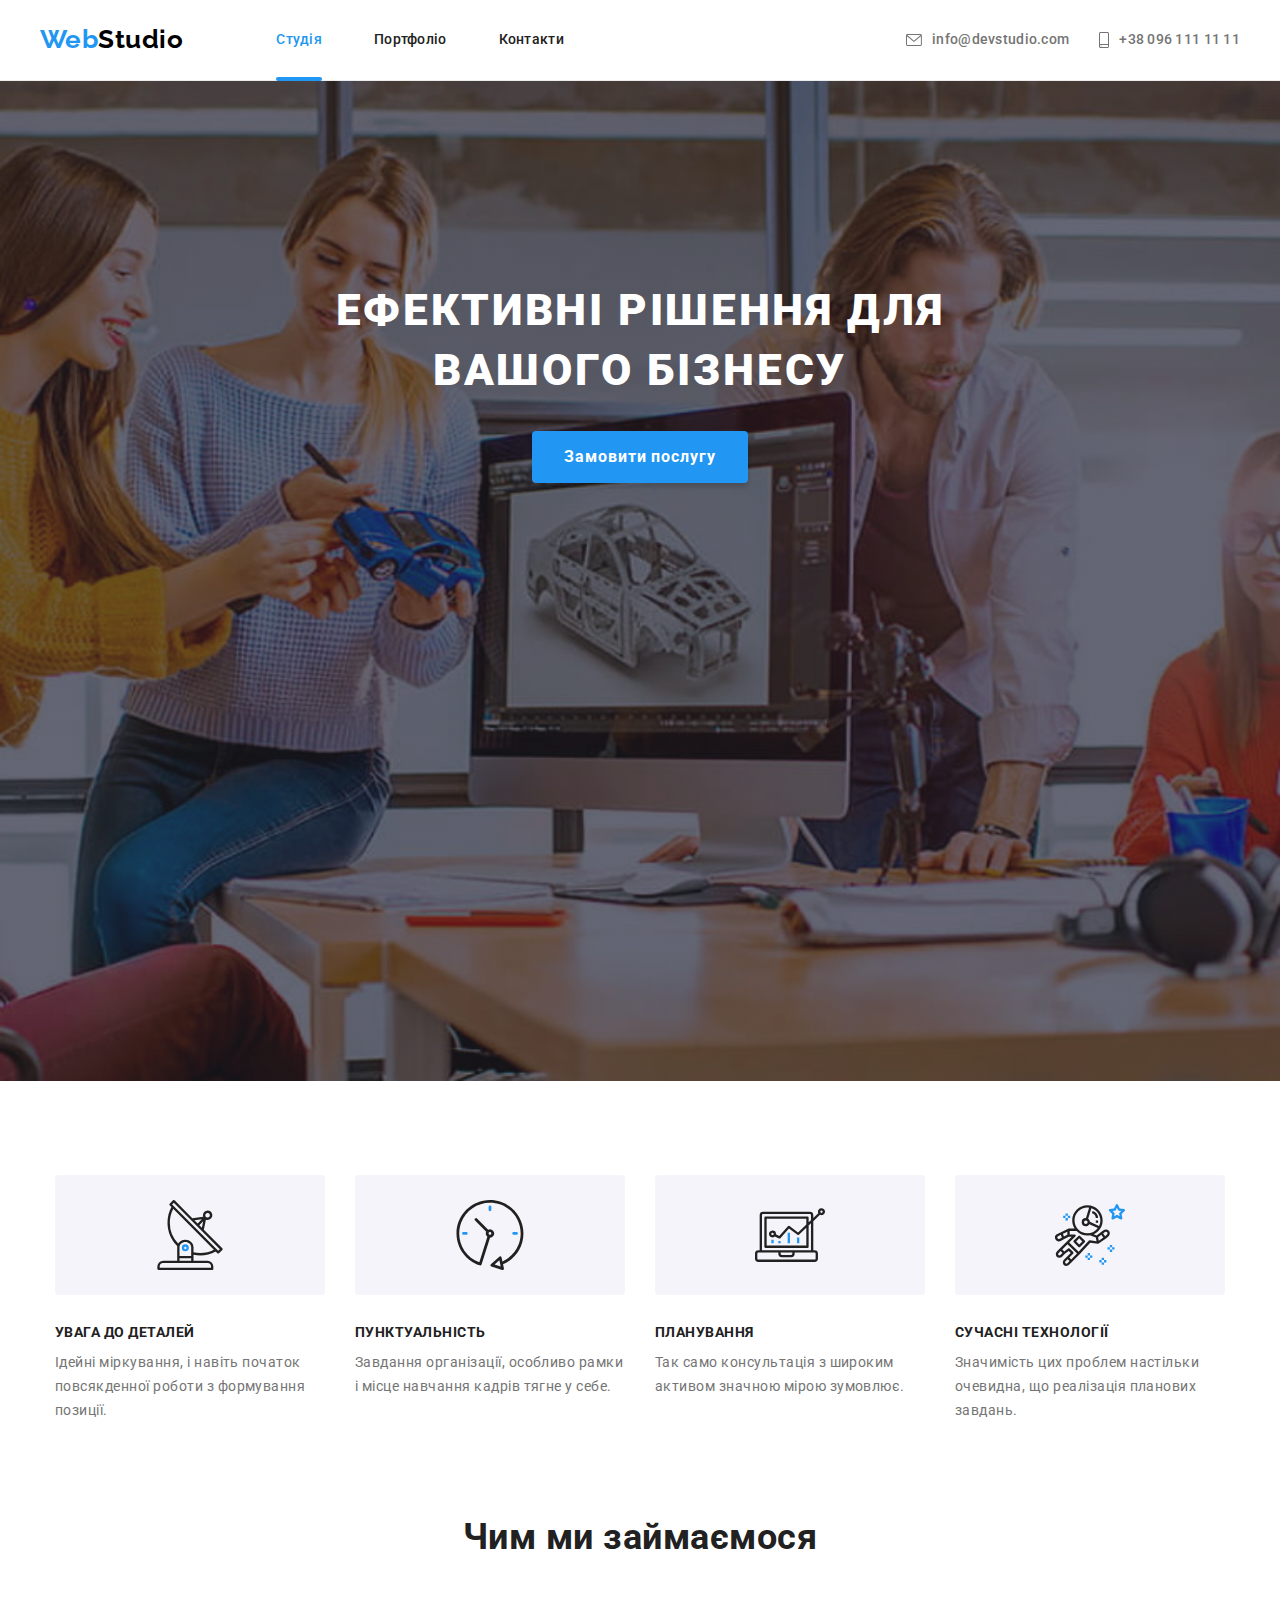
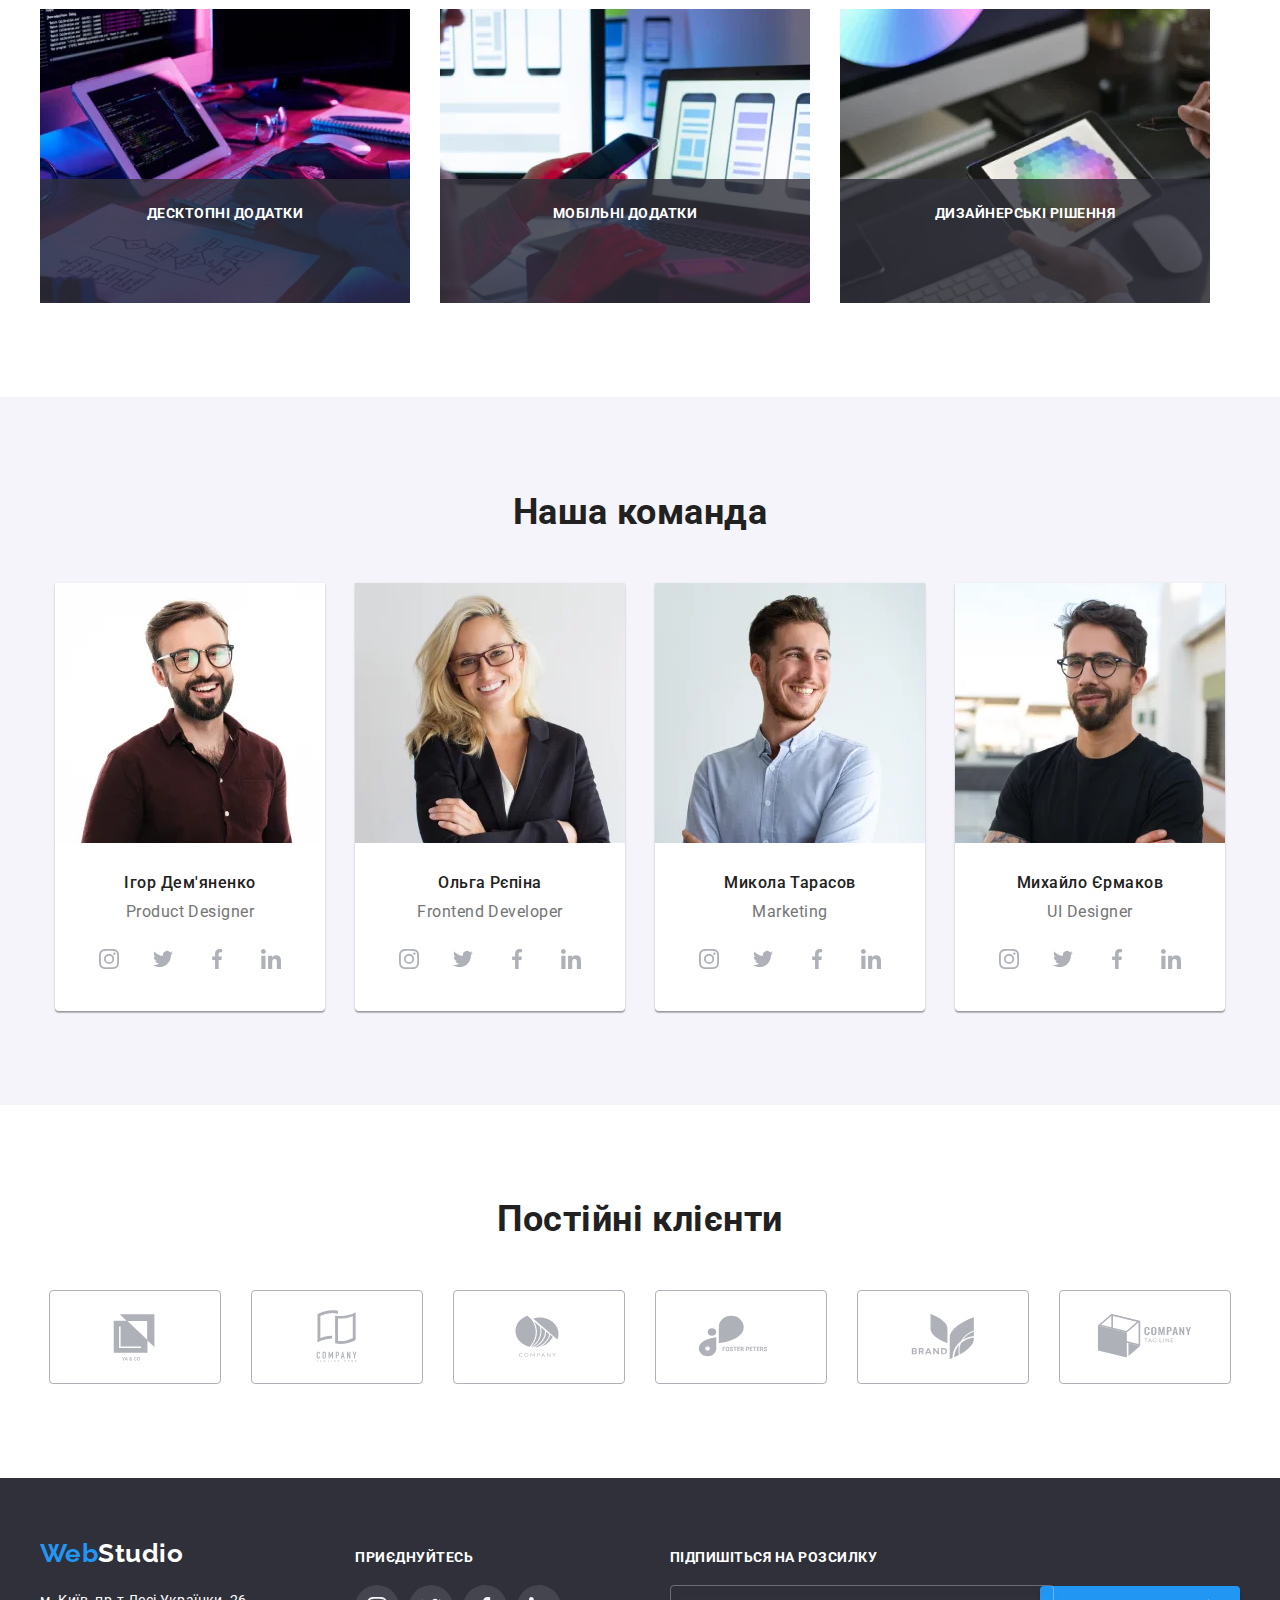
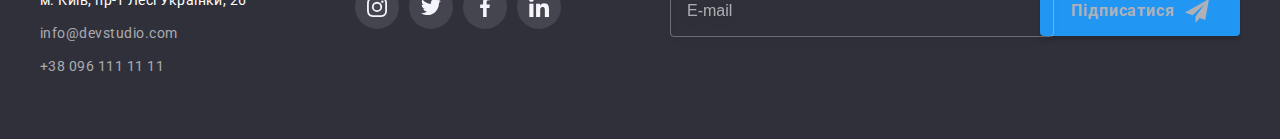
<file: index.html>
<!DOCTYPE html>
<html lang="uk">
  <!--HEAD-->
  <head>
    <!--HEAD-->
    <meta charset="UTF-8" />
    <meta name="viewport" content="width=device-width, initial-scale=1.0" />
    <title>WebStudio</title>
    <link rel="preconnect" href="https://fonts.googleapis.com" />
    <link rel="preconnect" href="https://fonts.gstatic.com" crossorigin />
    <link
      href="https://fonts.googleapis.com/css2?family=Oleo+Script&family=Raleway:wght@700&family=Roboto:wght@400;500;700;900&display=swap"
      rel="stylesheet" />
    <link
      rel="stylesheet"
      href="https://cdnjs.cloudflare.com/ajax/libs/modern-normalize/1.1.0/modern-normalize.min.css"
      integrity="sha512-wpPYUAdjBVSE4KJnH1VR1HeZfpl1ub8YT/NKx4PuQ5NmX2tKuGu6U/JRp5y+Y8XG2tV+wKQpNHVUX03MfMFn9Q=="
      crossorigin="anonymous"
      referrerpolicy="no-referrer" />
    <link rel="stylesheet" href="./css/main.min.css" />
  </head>
  <!--BODY-->
  <body>
    <!--HEADER-->
    <header class="page-header">
      <div class="container page-header__container">
        <nav class="page-navigation">
          <a class="logo logo__header link" href="./index.html" lang="en"
            >Web<span class="logo__studio_dark">Studio</span></a
          >

          <ul class="menu list">
            <li class="menu__item">
              <a class="menu__link link menu__link_current" href="./index.html"
                >Студія</a
              >
            </li>
            <li class="menu__item">
              <a class="menu__link link" href="./portfolio.html">Портфоліо</a>
            </li>
            <li class="menu__item">
              <a class="menu__link link" href="#">Контакти</a>
            </li>
          </ul>
        </nav>

        <ul class="page-header__contacts list">
          <li class="mail page-header__mail link">
            <a
              class="mail__link page-header__link link"
              href="mailto:info@devstudio.com">
              <svg
                lang="en"
                aria-label="envelope icon"
                class="mail__icon page-header__icon">
                <use href="./images/svg/icon.svg#icon-envelope"></use>
              </svg>
              info@devstudio.com
            </a>
          </li>

          <li class="phone page-header__phone">
            <a
              class="phone__link page-header__link link"
              href="tel:+380961111111">
              <svg
                lang="en"
                aria-label="smartphone icon"
                class="phone__icon page-header__icon">
                <use href="./images/svg/icon.svg#icon-smartphone"></use>
              </svg>
              +38 096 111 11 11
            </a>
          </li>
        </ul>
        <button type="button" class="open-mobile-menu-btn js-open-menu">
          <svg class="open-mobile-menu-btn__icon">
            <use href="./images/svg/icon.svg#icon-burger"></use>
          </svg>
        </button>
      </div>
      <div class="mobile-menu js-menu-container">
        <div class="container mobile-menu__container">
          <button
            type="button"
            class="mobile-menu__close-btn button js-close-menu"
            js-close-menu>
            <svg class="mobile-menu__close-icon">
              <use href="./images/svg/icon.svg#icon-close-menu"></use>
            </svg>
          </button>
          <ul class="mobile-menu__list list">
            <li>
              <a
                class="mobile-menu__link link mobile-menu__link_current"
                href="./index.html"
                >Студія</a
              >
            </li>
            <li>
              <a class="mobile-menu__link link" href="./portfolio.html"
                >Портфоліо</a
              >
            </li>
            <li><a class="mobile-menu__link link" href="#">Контакти</a></li>
          </ul>
          <ul class="mobile-menu__contacts list">
            <li class="contact__phone link">
              <a
                class="mobile-menu__phone contact__link link"
                href="tel:+380961111111">
                +38 096 111 11 11
              </a>
            </li>
            <li class="contact__mail link">
              <a
                class="mobile-menu__mail contact__link link"
                href="mailto:info@devstudio.com">
                info@devstudio.com
              </a>
            </li>
          </ul>
          <ul class="mobile-menu__social list">
            <li class="mobile-social__item">
              <a href="#" class="mobile-social__link link" href="instagram">
                Instagram
              </a>
            </li>
            <li class="mobile-social__item">
              <a href="#" class="mobile-social__link link" href="twitter">
                Twitter
              </a>
            </li>
            <li class="mobile-social__item">
              <a href="#" class="mobile-social__link link" href="facebook">
                Facebook
              </a>
            </li>
            <li class="mobile-social__item">
              <a href="#" class="mobile-social__link link" href="linkedin">
                Linkedin
              </a>
            </li>
          </ul>
        </div>
      </div>
    </header>
    <!--MAIN-->
    <main>
      <!-- Hero -->
      <section class="hero-section section">
        <div class="container">
          <h1 class="hero-section__name">
            Ефективні рішення для вашого бізнесу
          </h1>

          <button
            class="hero-section__button button"
            type="button"
            data-modal-open>
            Замовити послугу
          </button>
        </div>
      </section>
      <!--Features-->
      <section class="features-section section">
        <div class="container">
          <h2 class="visually-hidden">Особливості</h2>
          <ul class="features-section__list list">
            <li class="features-section__item">
              <div class="features-section__box">
                <svg
                  lang="en"
                  aria-label="antenna icon"
                  class="features-section__icon">
                  <use href="./images/svg/icon.svg#icon-antenna"></use>
                </svg>
              </div>
              <h3 class="features-section__title">Увага до деталей</h3>
              <p class="features-section__content">
                Ідейні міркування, і навіть початок повсякденної роботи з
                формування позиції.
              </p>
            </li>
            <li class="features-section__item">
              <div class="features-section__box">
                <svg
                  lang="en"
                  aria-label="clock icon"
                  class="features-section__icon">
                  <use href="./images/svg/icon.svg#icon-clock"></use>
                </svg>
              </div>
              <h3 class="features-section__title">Пунктуальність</h3>
              <p class="features-section__content">
                Завдання організації, особливо рамки і місце навчання кадрів
                тягне у себе.
              </p>
            </li>
            <li class="features-section__item">
              <div class="features-section__box">
                <svg
                  lang="en"
                  aria-label="diagram icon"
                  class="features-section__icon">
                  <use href="./images/svg/icon.svg#icon-diagram"></use>
                </svg>
              </div>
              <h3 class="features-section__title">Планування</h3>
              <p class="features-section__content">
                Так само консультація з широким активом значною мірою зумовлює.
              </p>
            </li>
            <li class="features-section__item">
              <div class="features-section__box">
                <svg
                  lang="en"
                  aria-label="astronaut icon"
                  class="features-section__icon">
                  <use href="./images/svg/icon.svg#icon-astronaut"></use>
                </svg>
              </div>
              <h3 class="features-section__title">Сучасні технології</h3>
              <p class="features-section__content">
                Значимість цих проблем настільки очевидна, що реалізація
                планових завдань.
              </p>
            </li>
          </ul>
        </div>
      </section>
      <!--Skill-->
      <section class="skill-section section">
        <div class="container">
          <h2 class="skill-section__title">Чим ми займаємося</h2>
          <ul class="skill-section__list list">
            <li>
              <div class="skill-section__box">
                <picture>
                  <source
                    srcset="
                      ./images/Desktop/img-box1-desktop@1x.webp 1x,
                      ./images/Desktop/img-box1-desktop@2x.webp 2x
                    "
                    media="(min-width: 1200px)"
                    type="image/webp" />
                  <source
                    srcset="
                      ./images/Desktop/img-box1-desktop@1x.jpg 1x,
                      ./images/Desktop/img-box1-desktop@2x.jpg 2x
                    "
                    media="(min-width: 1200px)"
                  />
                  <img
                    src="./images/Desktop/img-box1-desktop@1x.jpg"
                    alt="Програміст працює за своїм робочим місцем"
                    width="370" />
                </picture>

                <p class="skill-section__overlay">Десктопні додатки</p>
              </div>
            </li>
            <li>
              <div class="skill-section__box">
                <picture>
                  <source
                    srcset="
                      ./images/Desktop/img-box2-desktop@1x.webp 1x,
                      ./images/Desktop/img-box2-desktop@2x.webp 2x
                    "
                    media="(min-width: 1200px)"
                    type="image/webp" />
                  <source
                    srcset="
                      ./images/Desktop/img-box2-desktop@1x.jpg 1x,
                      ./images/Desktop/img-box2-desktop@2x.jpg 2x
                    "
                    media="(min-width: 1200px)"
                  />
                  <img
                    src="./images/Desktop/img-box2-desktop@1x.jpg"
                    alt="Програміст працює за своїм робочим місцем"
                    width="370" />
                </picture>
                <p class="skill-section__overlay">Мобільні додатки</p>
              </div>
            </li>
            <li>
              <div class="skill-section__box">
                <picture>
                  <source
                    srcset="
                      ./images/Desktop/img-box3-desktop@1x.webp 1x,
                      ./images/Desktop/img-box3-desktop@2x.webp 2x
                    "
                    media="(min-width: 1200px)"
                    type="image/webp" />
                  <source
                    srcset="
                      ./images/Desktop/img-box3-desktop@1x.jpg 1x,
                      ./images/Desktop/img-box3-desktop@2x.jpg 2x
                    "
                    media="(min-width: 1200px)"
                   />
                  <img
                    src="./images/Desktop/img-box3-desktop@1x.jpg"
                    alt="Програміст працює за своїм робочим місцем"
                    width="370" />
                </picture>
                <p class="skill-section__overlay">Дизайнерські рішення</p>
              </div>
            </li>
          </ul>
        </div>
      </section>
      <!---------------Our team----------------->
      <section class="team-section section">
        <div class="container">
          <h2 class="team-section__title">Наша команда</h2>
          <ul class="team-section__gallery list">
            <li class="team-section__card">
              <picture>
                <source
                  srcset="
                    ./images/Desktop/img-team1-desktop@1x.webp 1x,
                    ./images/Desktop/img-team1-desktop@2x.webp 2x
                  "
                  media="(min-width: 1200px)"
                  type="image/webp" />
                <source
                  srcset="
                    ./images/Desktop/img-team1-desktop@1x.jpg 1x,
                    ./images/Desktop/img-team1-desktop@2x.jpg 2x
                  "
                  media="(min-width: 1200px)" />
                <source
                  srcset="
                    ./images/Table/img-team1-table@1x.webp 1x,
                    ./images/Table/img-team1-table@2x.webp 2x
                  "
                  media="(min-width: 768px)"
                  type="image/webp" />
                <source
                  srcset="
                    ./images/Table/img-team1-table@1x.jpg 1x,
                    ./images/Table/img-team1-table@2x.jpg 2x
                  "
                  media="(min-width: 768px)" />
                <source
                  srcset="
                    ./images/Mobile/img-team1-mobile@1x.webp 1x,
                    ./images/Mobile/img-team1-mobile@2x.webp 2x
                  "
                  media="(max-width: 767px)"
                  type="image/webp" />
                <source
                  srcset="
                    ./images/Mobile/img-team1-mobile@1x.jpg 1x,
                    ./images/Mobile/img-team1-mobile@2x.jpg 2x
                  "
                  media="(max-width: 767px)" />
                <img class="team-section__picture"
                  src="./images/Desktop/img-team1-desktop@1x.jpg"
                  alt="Ігор Дем'яненко"
                  />
              </picture>
              <div class="team-section__box">
                <h3 class="team-section__name">Ігор Дем'яненко</h3>
                <p class="team-section__position" lang="en">Product Designer</p>
                <ul class="social-list list">
                  <li class="social-list__item">
                    <a href="#" class="social-list__link">
                      <svg
                        lang="en"
                        aria-label="instagram icon"
                        class="social-list__icon">
                        <use href="./images/svg/icon.svg#icon-instagram"></use>
                      </svg>
                    </a>
                  </li>
                  <li class="social-list__item">
                    <a href="#" class="social-list__link">
                      <svg
                        lang="en"
                        aria-label="twitter icon"
                        class="social-list__icon">
                        <use href="./images/svg/icon.svg#icon-twitter"></use>
                      </svg>
                    </a>
                  </li>
                  <li class="social-list__item">
                    <a href="#" class="social-list__link">
                      <svg
                        lang="en"
                        aria-label="facebook icon"
                        class="social-list__icon">
                        <use href="./images/svg/icon.svg#icon-facebook"></use>
                      </svg>
                    </a>
                  </li>
                  <li class="social-list__item">
                    <a href="#" class="social-list__link">
                      <svg
                        lang="en"
                        aria-label="linkedin icon"
                        class="social-list__icon">
                        <use href="./images/svg/icon.svg#icon-linkedin"></use>
                      </svg>
                    </a>
                  </li>
                </ul>
              </div>
            </li>
            <li class="team-section__card">
              <picture>
                <source
                  srcset="
                    ./images/Desktop/img-team2-desktop@1x.webp 1x,
                    ./images/Desktop/img-team2-desktop@2x.webp 2x
                  "
                  media="(min-width: 1200px)"
                  type="image/webp" />
                <source
                  srcset="
                    ./images/Desktop/img-team2-desktop@1x.jpg 1x,
                    ./images/Desktop/img-team2-desktop@2x.jpg 2x
                  "
                  media="(min-width: 1200px)" />
                <source
                  srcset="
                    ./images/Table/img-team2-table@1x.webp 1x,
                    ./images/Table/img-team2-table@2x.webp 2x
                  "
                  media="(min-width: 768px)"
                  type="image/webp" />
                <source
                  srcset="
                    ./images/Table/img-team2-table@1x.jpg 1x,
                    ./images/Table/img-team2-table@2x.jpg 2x
                  "
                  media="(min-width: 768px)" />
                <source
                  srcset="
                    ./images/Mobile/img-team2-mobile@1x.webp 1x,
                    ./images/Mobile/img-team2-mobile@2x.webp 2x
                  "
                  media="(max-width: 767px)"
                  type="image/webp" />
                <source
                  srcset="
                    ./images/Mobile/img-team2-mobile@1x.jpg 1x,
                    ./images/Mobile/img-team2-mobile@2x.jpg 2x
                  "
                  media="(max-width: 767px)" />
                <img class="team-section__picture"
                  src="./images/Desktop/img-team2-desktop@1x.jpg"
                  alt="Ольга Рєпіна"
                  />
              </picture>
              <div class="team-section__box">
                <h3 class="team-section__name">Ольга Рєпіна</h3>
                <p class="team-section__position" lang="en">
                  Frontend Developer
                </p>
                <ul class="social-list list">
                  <li class="social-list__item">
                    <a href="#" class="social-list__link">
                      <svg
                        lang="en"
                        aria-label="instagram icon"
                        class="social-list__icon">
                        <use href="./images/svg/icon.svg#icon-instagram"></use>
                      </svg>
                    </a>
                  </li>
                  <li class="social-list__item">
                    <a href="#" class="social-list__link">
                      <svg
                        lang="en"
                        aria-label="twitter icon"
                        class="social-list__icon">
                        <use href="./images/svg/icon.svg#icon-twitter"></use>
                      </svg>
                    </a>
                  </li>
                  <li class="social-list__item">
                    <a href="#" class="social-list__link">
                      <svg
                        lang="en"
                        aria-label="facebook icon"
                        class="social-list__icon">
                        <use href="./images/svg/icon.svg#icon-facebook"></use>
                      </svg>
                    </a>
                  </li>
                  <li class="social-list__item">
                    <a href="#" class="social-list__link">
                      <svg
                        lang="en"
                        aria-label="linkedin icon"
                        class="social-list__icon">
                        <use href="./images/svg/icon.svg#icon-linkedin"></use>
                      </svg>
                    </a>
                  </li>
                </ul>
              </div>
            </li>
            <li class="team-section__card">
              <picture>
                <source
                  srcset="
                    ./images/Desktop/img-team3-desktop@1x.webp 1x,
                    ./images/Desktop/img-team3-desktop@2x.webp 2x
                  "
                  media="(min-width: 1200px)"
                  type="image/webp" />
                <source
                  srcset="
                    ./images/Desktop/img-team3-desktop@1x.jpg 1x,
                    ./images/Desktop/img-team3-desktop@2x.jpg 2x
                  "
                  media="(min-width: 1200px)" />
                <source
                  srcset="
                    ./images/Table/img-team3-table@1x.webp 1x,
                    ./images/Table/img-team3-table@2x.webp 2x
                  "
                  media="(min-width: 768px)"
                  type="image/webp" />
                <source
                  srcset="
                    ./images/Table/img-team3-table@1x.jpg 1x,
                    ./images/Table/img-team3-table@2x.jpg 2x
                  "
                  media="(min-width: 768px)" />
                <source
                  srcset="
                    ./images/Mobile/img-team3-mobile@1x.webp 1x,
                    ./images/Mobile/img-team3-mobile@2x.webp 2x
                  "
                  media="(max-width: 767px)"
                  type="image/webp" />
                <source
                  srcset="
                    ./images/Mobile/img-team3-mobile@1x.jpg 1x,
                    ./images/Mobile/img-team3-mobile@2x.jpg 2x
                  "
                  media="(max-width: 767px)" />
                <img class="team-section__picture"
                  src="./images/Desktop/img-team3-desktop@1x.jpg"
                  alt="Микола Тарасов"
                  />
              </picture>
              <div class="team-section__box">
                <h3 class="team-section__name">Микола Тарасов</h3>
                <p class="team-section__position" lang="en">Marketing</p>
                <ul class="social-list list">
                  <li class="social-list__item">
                    <a href="#" class="social-list__link">
                      <svg
                        lang="en"
                        aria-label="instagram icon"
                        class="social-list__icon">
                        <use href="./images/svg/icon.svg#icon-instagram"></use>
                      </svg>
                    </a>
                  </li>
                  <li class="social-list__item">
                    <a href="#" class="social-list__link">
                      <svg
                        lang="en"
                        aria-label="twitter icon"
                        class="social-list__icon">
                        <use href="./images/svg/icon.svg#icon-twitter"></use>
                      </svg>
                    </a>
                  </li>
                  <li class="social-list__item">
                    <a href="#" class="social-list__link">
                      <svg
                        lang="en"
                        aria-label="facebook icon"
                        class="social-list__icon">
                        <use href="./images/svg/icon.svg#icon-facebook"></use>
                      </svg>
                    </a>
                  </li>
                  <li class="social-list__item">
                    <a href="#" class="social-list__link">
                      <svg
                        lang="en"
                        aria-label="linkedin icon"
                        class="social-list__icon">
                        <use href="./images/svg/icon.svg#icon-linkedin"></use>
                      </svg>
                    </a>
                  </li>
                </ul>
              </div>
            </li>
            <li class="team-section__card">
              <picture>
                <source
                  srcset="
                    ./images/Desktop/img-team4-desktop@1x.webp 1x,
                    ./images/Desktop/img-team4-desktop@2x.webp 2x
                  "
                  media="(min-width: 1200px)"
                  type="image/webp" />
                <source
                  srcset="
                    ./images/Desktop/img-team4-desktop@1x.jpg 1x,
                    ./images/Desktop/img-team4-desktop@2x.jpg 2x
                  "
                  media="(min-width: 1200px)" />
                <source
                  srcset="
                    ./images/Table/img-team4-table@1x.webp 1x,
                    ./images/Table/img-team4-table@2x.webp 2x
                  "
                  media="(min-width: 768px)"
                  type="image/webp" />
                <source
                  srcset="
                    ./images/Table/img-team4-table@1x.jpg 1x,
                    ./images/Table/img-team4-table@2x.jpg 2x
                  "
                  media="(min-width: 768px)" />
                <source
                  srcset="
                    ./images/Mobile/img-team4-mobile@1x.webp 1x,
                    ./images/Mobile/img-team4-mobile@2x.webp 2x
                  "
                  media="(max-width: 767px)"
                  type="image/webp" />
                <source
                  srcset="
                    ./images/Mobile/img-team4-mobile@1x.jpg 1x,
                    ./images/Mobile/img-team4-mobile@2x.jpg 2x
                  "
                  media="(max-width: 767px)" />
                <img class="team-section__picture"
                  src="./images/Desktop/img-team4-desktop@1x.jpg"
                  alt="Михайло Єрмаков"
                  />
              </picture>
              <div class="team-section__box">
                <h3 class="team-section__name">Михайло Єрмаков</h3>
                <p class="team-section__position" lang="en">UI Designer</p>
                <ul class="social-list list">
                  <li class="social-list__item">
                    <a href="#" class="social-list__link">
                      <svg
                        lang="en"
                        aria-label="instagram icon"
                        class="social-list__icon">
                        <use href="./images/svg/icon.svg#icon-instagram"></use>
                      </svg>
                    </a>
                  </li>
                  <li class="social-list__item">
                    <a href="#" class="social-list__link">
                      <svg
                        lang="en"
                        aria-label="twitter icon"
                        class="social-list__icon">
                        <use href="./images/svg/icon.svg#icon-twitter"></use>
                      </svg>
                    </a>
                  </li>
                  <li class="social-list__item">
                    <a href="#" class="social-list__link">
                      <svg
                        lang="en"
                        aria-label="facebook icon"
                        class="social-list__icon">
                        <use href="./images/svg/icon.svg#icon-facebook"></use>
                      </svg>
                    </a>
                  </li>
                  <li class="social-list__item">
                    <a href="#" class="social-list__link">
                      <svg
                        lang="en"
                        aria-label="linkedin icon"
                        class="social-list__icon">
                        <use href="./images/svg/icon.svg#icon-linkedin"></use>
                      </svg>
                    </a>
                  </li>
                </ul>
              </div>
            </li>
          </ul>
        </div>
      </section>
      <!-- Regular customers -->
      <section class="clients-section section">
        <div class="container">
          <h2 class="clients-section__title">Постійні клієнти</h2>
          <ul class="clients-section__list list">
            <li class="clients-section__item">
              <a href="#" class="clients-section__link">
                <svg
                  lang="en"
                  aria-label="client #1"
                  class="clients-section__icon">
                  <use href="./images/svg/icon.svg#icon-client-1"></use>
                </svg>
              </a>
            </li>
            <li class="clients-section__item">
              <a href="#" class="clients-section__link">
                <svg
                  lang="en"
                  aria-label="client #2"
                  class="clients-section__icon">
                  <use href="./images/svg/icon.svg#icon-client-2"></use>
                </svg>
              </a>
            </li>
            <li class="clients-section__item">
              <a href="#" class="clients-section__link">
                <svg
                  lang="en"
                  aria-label="client #3"
                  class="clients-section__icon">
                  <use href="./images/svg/icon.svg#icon-client-3"></use>
                </svg>
              </a>
            </li>
            <li class="clients-section__item">
              <a href="#" class="clients-section__link">
                <svg
                  lang="en"
                  aria-label="client #4"
                  class="clients-section__icon">
                  <use href="./images/svg/icon.svg#icon-client-4"></use>
                </svg>
              </a>
            </li>
            <li class="clients-section__item">
              <a href="#" class="clients-section__link">
                <svg
                  lang="en"
                  aria-label="client #5"
                  class="clients-section__icon">
                  <use href="./images/svg/icon.svg#icon-client-5"></use>
                </svg>
              </a>
            </li>
            <li class="clients-section__item">
              <a href="#" class="clients-section__link">
                <svg
                  lang="en"
                  aria-label="client #6"
                  class="clients-section__icon">
                  <use href="./images/svg/icon.svg#icon-client-6"></use>
                </svg>
              </a>
            </li>
          </ul>
        </div>
      </section>
    </main>
    <!-----------------FOOTER---------------->
    <footer class="footer">
      <div class="container footer__container">
        <div class="footer__box">
          
          <a class="logo footer__logo link" href="./index.html" lang="en"
            >Web<span class="logo__studio_white">Studio</span></a
          >
          <address class="footer__contacts">
            <ul class="footer__list list">
              
              <li class="address footer__item link">
                <a
                  class="address__link link"
                  href="https://goo.gl/maps/CPtrU1FHBa2aNyZL9"
                  target="_blank"
                  rel="noopener nofollow noreferrer"
                  >м. Київ, пр-т Лесі Українки, 26</a
                >
              </li>
              
              <li class="email footer__item link">
                <a
                  class="email__link footer__link link"
                  href="mailto:info@devstudio.com"
                  >info@devstudio.com</a
                >
              </li>
              
              <li class="phone footer__item link">
                <a class="phone_link footer__link link" href="tel:+380961111111"
                  >+38 096 111 11 11</a
                >
              </li>
            </ul>
          </address>
        </div>        
        <div class="subscribe footer__box">
          <p class="subscribe__title">Приєднуйтесь</p>
          <ul class="subscribe__social list">
            <li class="subscribe__item">
              <a href="#" class="subscribe__link link">
                <svg
                  lang="en"
                  aria-label="instagram icon"
                  class="subscribe__icon">
                  <use href="./images/svg/icon.svg#icon-instagram"></use>
                </svg>
              </a>
            </li>
            <li class="subscribe__item">
              <a href="#" class="subscribe__link link">
                <svg
                  lang="en"
                  aria-label="twitter icon"
                  class="subscribe__icon">
                  <use href="./images/svg/icon.svg#icon-twitter"></use>
                </svg>
              </a>
            </li>
            <li class="subscribe__item">
              <a href="#" class="subscribe__link link">
                <svg
                  lang="en"
                  aria-label="facebook icon"
                  class="subscribe__icon">
                  <use href="./images/svg/icon.svg#icon-facebook"></use>
                </svg>
              </a>
            </li>
            <li class="subscribe__item">
              <a href="#" class="subscribe__link link">
                <svg
                  lang="en"
                  aria-label="linkedin icon"
                  class="subscribe__icon">
                  <use href="./images/svg/icon.svg#icon-linkedin"></use>
                </svg>
              </a>
            </li>
          </ul>
        </div>        
        <div class="subscribe-form">
          <p class="subscribe-form__title">Підпишіться на розсилку</p>
          <form class="subscribe-form__field">
            <label class="subscribe-form__email-form"
              ><input
                type="email"
                name="user_email"
                class="subscribe-form__email"
                placeholder="E-mail"
            /></label>
            <button type="submit" class="subscribe-form__btn button">
              <span class="subscribe-form__subscribe">Підписатися</span>
              <svg
                lang="en"
                aria-label="send icon"
                class="subscribe-form__icon">
                <use href="./images/svg/icon.svg#icon-send"></use>
              </svg>
            </button>
          </form>
        </div>
      </div>
    </footer>

    <!-- Backdrop -->
    <div class="backdrop is-hidden" data-modal>
      <div class="modal__box">
        <button type="button" class="modal-btn__close button" data-modal-close>
          <svg class="modal-close__icon">
            <use href="./images/svg/icon.svg#icon-close"></use>
          </svg>
        </button>
        <p class="modal-form__header">Залиште свої дані, ми вам передзвонимо</p>
        <form class="modal-form">
          <label class="modal-form__field">
            <span class="modal-form__title">Ім'я</span>
            <span class="modal-form__wrapper">
              <input
                type="text"
                class="modal-form__input"
                pattern="[a-zA-Zа-яА-ЯіІїЇ]+"
                name="user_name" />
              <svg lang="en" aria-label="person icon" class="modal-form__icon">
                <use href="./images/svg/icon.svg#icon-person"></use>
              </svg>
            </span>
          </label>
          <label class="modal-form__field">
            <span class="modal-form__title">Телефон</span>
            <span class="modal-form__wrapper">
              <input
                type="tel"
                class="modal-form__input"
                pattern="[0-9]{3}-[0-9]{3}-[0-9]{3}-[0-9]{2}"
                title="xxx-xxx-xx-xx"
                name="user_phone" />
              <svg lang="en" aria-label="tel icon" class="modal-form__icon">
                <use href="./images/svg/icon.svg#icon-tel"></use>
              </svg>
            </span>
          </label>
          <label class="modal-form__field">
            <span class="modal-form__title">Пошта</span>
            <span class="modal-form__wrapper">
              <input type="email" class="modal-form__input" name="user_email" />
              <svg lang="en" aria-label="email icon" class="modal-form__icon">
                <use href="./images/svg/icon.svg#icon-email"></use>
              </svg>
            </span>
          </label>
          <label class="modal-form__field">
            <span class="modal-form__title">Коментар</span>
            <textarea
              name="user_message"
              placeholder="Введіть текст"
              class="modal-form__message"></textarea>
          </label>

          <!------------------ checkbox --------------------->
          <label class="checkbox">
            <input
              type="checkbox"
              class="checkbox__check visually-hidden"
              name="checkbox_policy"
              required />
            <svg class="checkbox_box">
              <use
                class="checkbox__icon"
                href="./images/svg/icon.svg#icon-check"></use>
            </svg>
            Погоджуюся з розсилкою та приймаю &nbsp;<a
              class="checkbox__policy"
              href=""
              >Умови договору</a
            >
          </label>
          <button type="submit" class="modal-btn__submit button">
            Відправити
          </button>
        </form>
      </div>
    </div>

    <script src="./js/modal.js"></script>
    <script src="./js/menu.js"></script>
  </body>
</html>
</file>
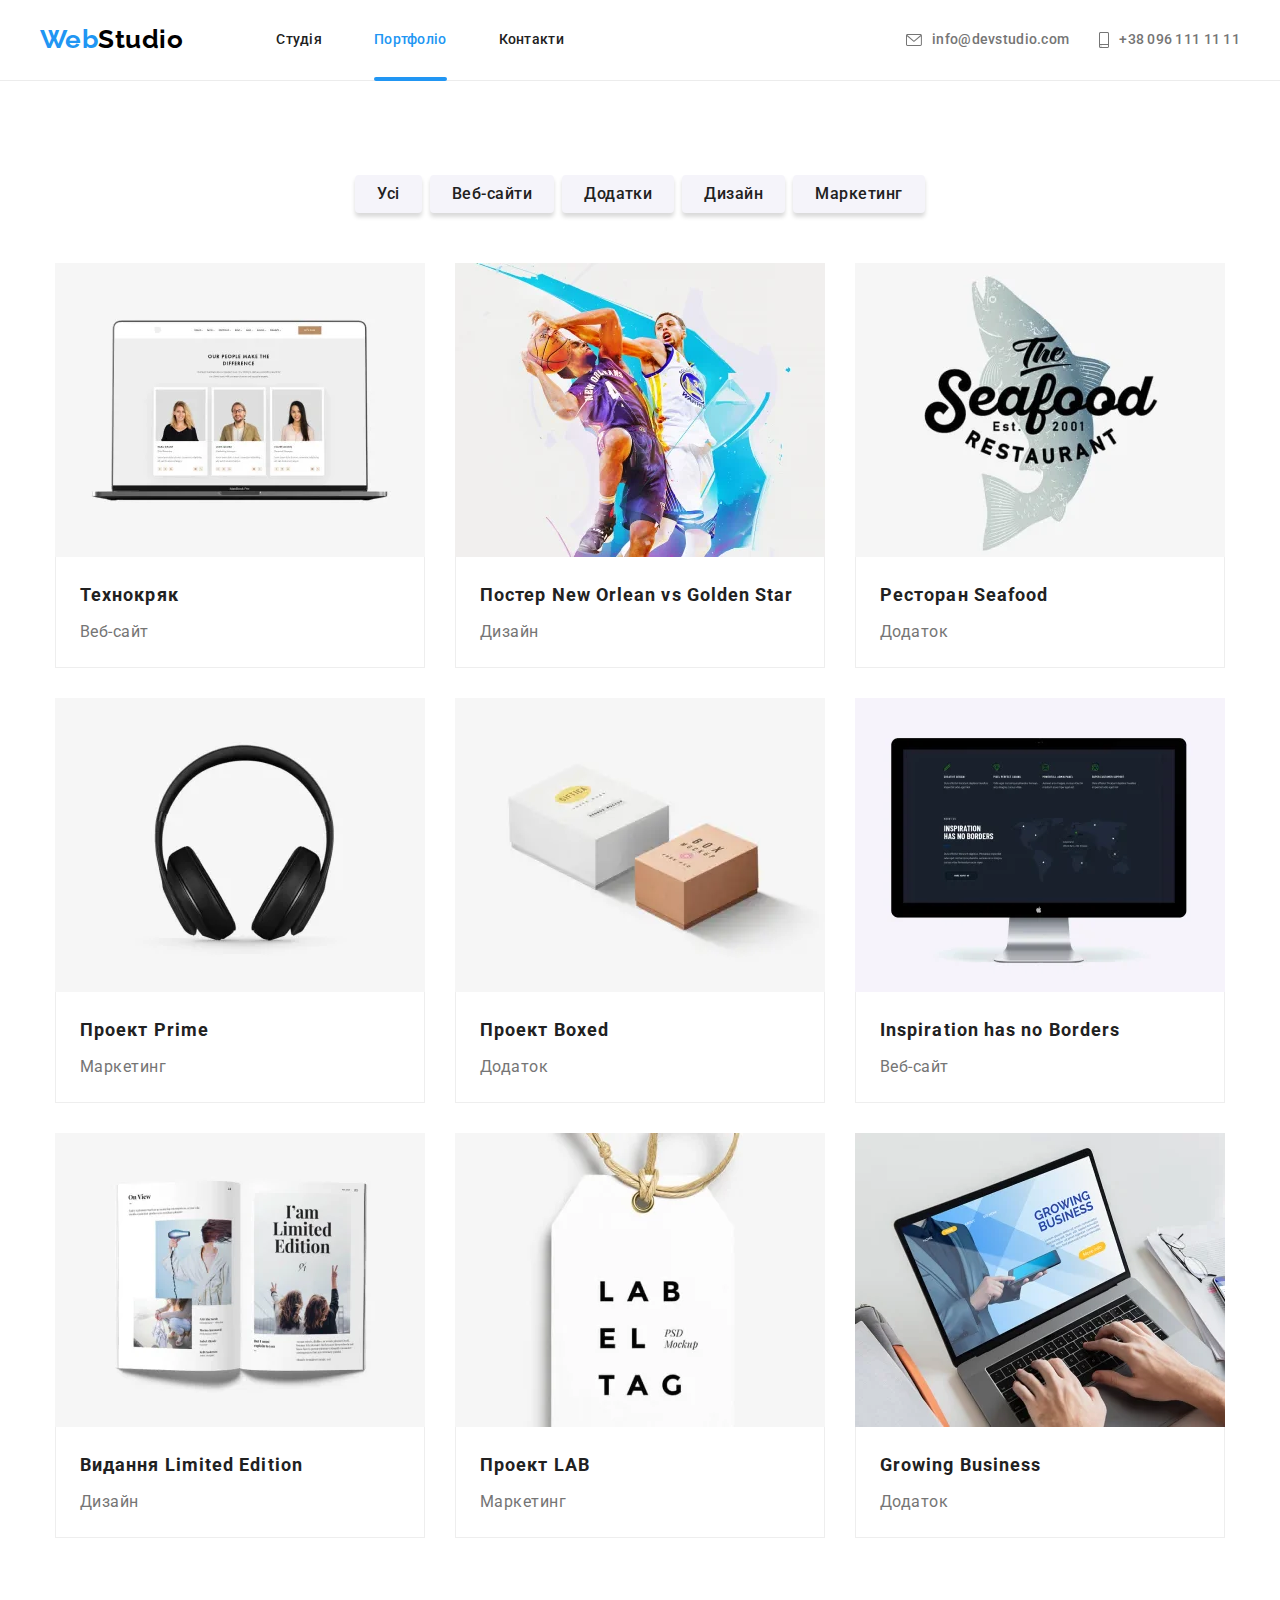
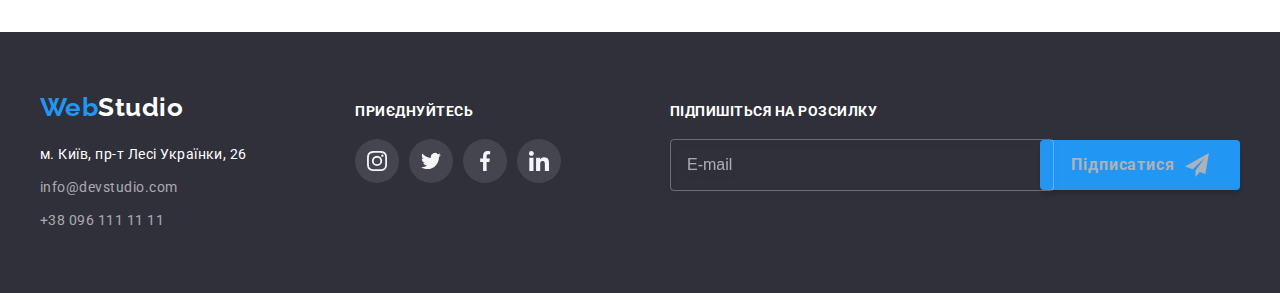
<file: portfolio.html>
<!DOCTYPE html>
<html lang="uk">
  <!--HEAD-->
  <head>
    <!--HEAD-->
    <meta charset="UTF-8" />
    <meta name="viewport" content="width=device-width, initial-scale=1.0" />
    <title>WebStudio</title>
    <link rel="preconnect" href="https://fonts.googleapis.com" />
    <link rel="preconnect" href="https://fonts.gstatic.com" crossorigin />
    <link
      href="https://fonts.googleapis.com/css2?family=Oleo+Script&family=Raleway:wght@700&family=Roboto:wght@400;500;700;900&display=swap"
      rel="stylesheet" />
    <link
      rel="stylesheet"
      href="https://cdnjs.cloudflare.com/ajax/libs/modern-normalize/1.1.0/modern-normalize.min.css"
      integrity="sha512-wpPYUAdjBVSE4KJnH1VR1HeZfpl1ub8YT/NKx4PuQ5NmX2tKuGu6U/JRp5y+Y8XG2tV+wKQpNHVUX03MfMFn9Q=="
      crossorigin="anonymous"
      referrerpolicy="no-referrer" />
    <link rel="stylesheet" href="./css/main.min.css" />
  </head>
  <!--BODY-->

  <body>
    <!--HEADER-->
    <header class="page-header">
      <div class="container page-header__container">
        <nav class="page-navigation">
          <a class="logo logo__header link" href="./index.html" lang="en"
            >Web<span class="logo__studio_dark">Studio</span></a
          >

          <ul class="menu list">
            <li class="menu__item">
              <a class="menu__link link" href="./index.html">Студія</a>
            </li>
            <li class="menu__item">
              <a
                class="menu__link link menu__link_current"
                href="./portfolio.html"
                >Портфоліо</a
              >
            </li>
            <li class="menu__item">
              <a class="menu__link link" href="#">Контакти</a>
            </li>
          </ul>
        </nav>

        <ul class="page-header__contacts list">
          <li class="mail page-header__mail link">
            <a
              class="mail__link page-header__link link"
              href="mailto:info@devstudio.com">
              <svg
                lang="en"
                aria-label="envelope icon"
                class="mail__icon page-header__icon">
                <use href="./images/svg/icon.svg#icon-envelope"></use>
              </svg>
              info@devstudio.com
            </a>
          </li>

          <li class="phone page-header__phone">
            <a
              class="phone__link page-header__link link"
              href="tel:+380961111111">
              <svg
                lang="en"
                aria-label="smartphone icon"
                class="phone__icon page-header__icon">
                <use href="./images/svg/icon.svg#icon-smartphone"></use>
              </svg>
              +38 096 111 11 11
            </a>
          </li>
        </ul>
        <button type="button" class="open-mobile-menu-btn js-open-menu">
          <svg class="open-mobile-menu-btn__icon">
            <use href="./images/svg/icon.svg#icon-burger"></use>
          </svg>
        </button>
      </div>
      <div class="mobile-menu js-menu-container">
        <div class="container mobile-menu__container">
          <button
            type="button"
            class="mobile-menu__close-btn button js-close-menu"
            js-close-menu>
            <svg class="mobile-menu__close-icon">
              <use href="./images/svg/icon.svg#icon-close-menu"></use>
            </svg>
          </button>
          <ul class="mobile-menu__list list">
            <li>
              <a class="mobile-menu__link link" href="./index.html">Студія</a>
            </li>
            <li>
              <a
                class="mobile-menu__link link mobile-menu__link_current"
                href="./portfolio.html"
                >Портфоліо</a
              >
            </li>
            <li><a class="mobile-menu__link link" href="#">Контакти</a></li>
          </ul>
          <ul class="mobile-menu__contacts list">
            <li class="contact__phone link">
              <a
                class="mobile-menu__phone contact__link link"
                href="tel:+380961111111">
                +38 096 111 11 11
              </a>
            </li>
            <li class="contact__mail link">
              <a
                class="mobile-menu__mail contact__link link"
                href="mailto:info@devstudio.com">
                info@devstudio.com
              </a>
            </li>
          </ul>
          <ul class="mobile-menu__social list">
            <li class="mobile-social__item">
              <a href="#" class="mobile-social__link link" href="instagram">
                Instagram
              </a>
            </li>
            <li class="mobile-social__item">
              <a href="#" class="mobile-social__link link" href="twitter">
                Twitter
              </a>
            </li>
            <li class="mobile-social__item">
              <a href="#" class="mobile-social__link link" href="facebook">
                Facebook
              </a>
            </li>
            <li class="mobile-social__item">
              <a href="#" class="mobile-social__link link" href="linkedin">
                Linkedin
              </a>
            </li>
          </ul>
        </div>
      </div>
    </header>
    <!--MAIN-->
    <main>
      <!--Portfolio name-->
      <section class="portfolio-section section">
        <div class="container">
          <h1 class="portfolio-section__title visually-hidden">Наші роботи</h1>
          <!-- Portfolio filter -->
          <ul class="btn-filter__list list">
            <li class="btn-filter__item">
              <button class="btn-filter__title button" type="button">
                Усі
              </button>
            </li>
            <li class="btn-filter">
              <button class="btn-filter__title button" type="button">
                Веб-сайти
              </button>
            </li>
            <li class="btn-filter">
              <button class="btn-filter__title button" type="button">
                Додатки
              </button>
            </li>
            <li class="btn-filter">
              <button class="btn-filter__title button" type="button">
                Дизайн
              </button>
            </li>
            <li class="btn-filter">
              <button class="btn-filter__title button" type="button">
                Маркетинг
              </button>
            </li>
          </ul>
          <!-- PORTFOLIO SKILL -->
          <ul class="project__list list">
            <li class="project__item">
              <a class="project__link link" href="#">
                <div class="project__wrapper">
                  <picture>
                    <source
                      srcset="
                        ./images/Desktop/img-project1-desktop@1x.webp 1x,
                        ./images/Desktop/img-project1-desktop@2x.webp 2x
                      "
                      media="(min-width: 1200px)"
                      type="image/webp" />
                    <source
                      srcset="
                        ./images/Desktop/img-project1-desktop@1x.jpg 1x,
                        ./images/Desktop/img-project1-desktop@2x.jpg 2x
                      "
                      media="(min-width: 1200px)" />
                    <source
                      srcset="
                        ./images/Table/img-project1-table@1x.webp 1x,
                        ./images/Table/img-project1-table@2x.webp 2x
                      "
                      media="(min-width: 768px)"
                      type="image/webp" />
                    <source
                      srcset="
                        ./images/Table/img-project1-table@1x.jpg 1x,
                        ./images/Table/img-project1-table@2x.jpg 2x
                      "
                      media="(min-width: 768px)" />

                    <source
                      srcset="
                        ./images/Mobile/img-project1-mobile@1x.webp 1x,
                        ./images/Mobile/img-project1-mobile@2x.webp 2x
                      "
                      media="(max-width: 767px)"
                      type="image/webp" />
                    <source
                      srcset="
                        ./images/Mobile/img-project1-mobile@1x.jpg 1x,
                        ./images/Mobile/img-project1-mobile@2x.jpg 2x
                      "
                      media="(max-width: 767px)" />

                    <img class="project__picture"
                      src="./images/Desktop/img-project1-desktop@1x.jpg"
                      alt="Приклад зробленого веб-сайту" />
                  </picture>

                  <p class="project__overlay">
                    Ресурс пропонує комплексні пропозиції з різним рівнем
                    функціоналу та сервісів. Все це дозволить відвідувачу
                    отримати вичерпні відомості про компанію чи приватну особу.
                  </p>
                </div>
                <div class="project__container container__grow">
                  <h2 class="project__title">Технокряк</h2>
                  <p class="project__skills">Веб-сайт</p>
                </div>
              </a>
            </li>
            <li class="project__item">
              <a class="project__link link" href="#">
                <div class="project__wrapper">
                  <picture>
                    <source
                      srcset="
                        ./images/Desktop/img-project2-desktop@1x.webp 1x,
                        ./images/Desktop/img-project2-desktop@2x.webp 2x
                      "
                      media="(min-width: 1200px)"
                      type="image/webp" />
                    <source
                      srcset="
                        ./images/Desktop/img-project2-desktop@1x.jpg 1x,
                        ./images/Desktop/img-project2-desktop@2x.jpg 2x
                      "
                      media="(min-width: 1200px)" />
                    <source
                      srcset="
                        ./images/Table/img-project2-table@1x.webp 1x,
                        ./images/Table/img-project2-table@2x.webp 2x
                      "
                      media="(min-width: 768px)"
                      type="image/webp" />
                    <source
                      srcset="
                        ./images/Table/img-project2-table@1x.jpg 1x,
                        ./images/Table/img-project2-table@2x.jpg 2x
                      "
                      media="(min-width: 768px)" />

                    <source
                      srcset="
                        ./images/Mobile/img-project2-mobile@1x.webp 1x,
                        ./images/Mobile/img-project2-mobile@2x.webp 2x
                      "
                      media="(max-width: 767px)"
                      type="image/webp" />
                    <source
                      srcset="
                        ./images/Mobile/img-project2-mobile@1x.jpg 1x,
                        ./images/Mobile/img-project2-mobile@2x.jpg 2x
                      "
                      media="(max-width: 767px)" />
                  <img class="project__picture"
                    src="./images/Desktop/img-project2-desktop@1x.jpg"
                    alt="Два баскетболіста борються за мяч" />
                  </picture>
                  <p class="project__overlay">
                    Ресурс пропонує комплексні пропозиції з різним рівнем
                    функціоналу та сервісів. Все це дозволить відвідувачу
                    отримати вичерпні відомості про компанію чи приватну особу.
                  </p>
                </div>
                <div class="project__container">
                  <h2 class="project__title">
                    Постер <span lang="en">New Orlean vs Golden Star</span>
                  </h2>
                  <p class="project__skills">Дизайн</p>
                </div>
              </a>
            </li>
            <li class="project__item">
              <a class="project__link link" href="#">
                <div class="project__wrapper">
                  <picture>
                    <source
                      srcset="
                        ./images/Desktop/img-project3-desktop@1x.webp 1x,
                        ./images/Desktop/img-project3-desktop@2x.webp 2x
                      "
                      media="(min-width: 1200px)"
                      type="image/webp" />
                    <source
                      srcset="
                        ./images/Desktop/img-project3-desktop@1x.jpg 1x,
                        ./images/Desktop/img-project3-desktop@2x.jpg 2x
                      "
                      media="(min-width: 1200px)" />
                    <source
                      srcset="
                        ./images/Table/img-project3-table@1x.webp 1x,
                        ./images/Table/img-project3-table@2x.webp 2x
                      "
                      media="(min-width: 768px)"
                      type="image/webp" />
                    <source
                      srcset="
                        ./images/Table/img-project3-table@1x.jpg 1x,
                        ./images/Table/img-project3-table@2x.jpg 2x
                      "
                      media="(min-width: 768px)" />

                    <source
                      srcset="
                        ./images/Mobile/img-project3-mobile@1x.webp 1x,
                        ./images/Mobile/img-project3-mobile@2x.webp 2x
                      "
                      media="(max-width: 767px)"
                      type="image/webp" />
                    <source
                      srcset="
                        ./images/Mobile/img-project3-mobile@1x.jpg 1x,
                        ./images/Mobile/img-project3-mobile@2x.jpg 2x
                      "
                      media="(max-width: 767px)" />
                  <img class="project__picture"
                    src="./images/Desktop/img-project3-desktop@1x.jpg"
                    alt="Назва ресторану Сіфуд на фоні тунця" />
                  </picture>
                  <p class="project__overlay">
                    Ресурс пропонує комплексні пропозиції з різним рівнем
                    функціоналу та сервісів. Все це дозволить відвідувачу
                    отримати вичерпні відомості про компанію чи приватну особу.
                  </p>
                </div>
                <div class="project__container">
                  <h2 class="project__title">
                    Ресторан <span lang="en">Seafood</span>
                  </h2>
                  <p class="project__skills">Додаток</p>
                </div>
              </a>
            </li>
            <li class="project__item">
              <a class="project__link link" href="#">
                <div class="project__wrapper">
                  <picture>
                    <source
                      srcset="
                        ./images/Desktop/img-project4-desktop@1x.webp 1x,
                        ./images/Desktop/img-project4-desktop@2x.webp 2x
                      "
                      media="(min-width: 1200px)"
                      type="image/webp" />
                    <source
                      srcset="
                        ./images/Desktop/img-project4-desktop@1x.jpg 1x,
                        ./images/Desktop/img-project4-desktop@2x.jpg 2x
                      "
                      media="(min-width: 1200px)" />
                    <source
                      srcset="
                        ./images/Table/img-project4-table@1x.webp 1x,
                        ./images/Table/img-project4-table@2x.webp 2x
                      "
                      media="(min-width: 768px)"
                      type="image/webp" />
                    <source
                      srcset="
                        ./images/Table/img-project4-table@1x.jpg 1x,
                        ./images/Table/img-project4-table@2x.jpg 2x
                      "
                      media="(min-width: 768px)" />

                    <source
                      srcset="
                        ./images/Mobile/img-project4-mobile@1x.webp 1x,
                        ./images/Mobile/img-project4-mobile@2x.webp 2x
                      "
                      media="(max-width: 767px)"
                      type="image/webp" />
                    <source
                      srcset="
                        ./images/Mobile/img-project4-mobile@1x.jpg 1x,
                        ./images/Mobile/img-project4-mobile@2x.jpg 2x
                      "
                      media="(max-width: 767px)" />
                  <img class="project__picture"
                    src="./images/Desktop/img-project4-desktop@1x.jpg"
                    alt="Накладні навушники" />
                  </picture>
                  <p class="project__overlay">
                    Ресурс пропонує комплексні пропозиції з різним рівнем
                    функціоналу та сервісів. Все це дозволить відвідувачу
                    отримати вичерпні відомості про компанію чи приватну особу.
                  </p>
                </div>
                <div class="project__container">
                  <h2 class="project__title">
                    Проект <span lang="en">Prime</span>
                  </h2>
                  <p class="project__skills">Маркетинг</p>
                </div>
              </a>
            </li>
            <li class="project__item">
              <a class="project__link link" href="#">
                <div class="project__wrapper">
                  <picture>
                    <source
                      srcset="
                        ./images/Desktop/img-project5-desktop@1x.webp 1x,
                        ./images/Desktop/img-project5-desktop@2x.webp 2x
                      "
                      media="(min-width: 1200px)"
                      type="image/webp" />
                    <source
                      srcset="
                        ./images/Desktop/img-project5-desktop@1x.jpg 1x,
                        ./images/Desktop/img-project5-desktop@2x.jpg 2x
                      "
                      media="(min-width: 1200px)" />
                    <source
                      srcset="
                        ./images/Table/img-project5-table@1x.webp 1x,
                        ./images/Table/img-project5-table@2x.webp 2x
                      "
                      media="(min-width: 768px)"
                      type="image/webp" />
                    <source
                      srcset="
                        ./images/Table/img-project5-table@1x.jpg 1x,
                        ./images/Table/img-project5-table@2x.jpg 2x
                      "
                      media="(min-width: 768px)" />

                    <source
                      srcset="
                        ./images/Mobile/img-project5-mobile@1x.webp 1x,
                        ./images/Mobile/img-project5-mobile@2x.webp 2x
                      "
                      media="(max-width: 767px)"
                      type="image/webp" />
                    <source
                      srcset="
                        ./images/Mobile/img-project5-mobile@1x.jpg 1x,
                        ./images/Mobile/img-project5-mobile@2x.jpg 2x
                      "
                      media="(max-width: 767px)" />
                  <img class="project__picture"
                    src="./images/Desktop/img-project5-desktop@1x.jpg"
                    alt="Дві коробки білого та жовтого кольорів" />
                  </picture>
                  <p class="project__overlay">
                    Ресурс пропонує комплексні пропозиції з різним рівнем
                    функціоналу та сервісів. Все це дозволить відвідувачу
                    отримати вичерпні відомості про компанію чи приватну особу.
                  </p>
                </div>
                <div class="project__container">
                  <h2 class="project__title">
                    Проект <span lang="en">Boxed</span>
                  </h2>
                  <p class="project__skills">Додаток</p>
                </div>
              </a>
            </li>
            <li class="project__item">
              <a class="project__link link" href="#">
                <div class="project__wrapper">
                  <picture>
                    <source
                      srcset="
                        ./images/Desktop/img-project6-desktop@1x.webp 1x,
                        ./images/Desktop/img-project6-desktop@2x.webp 2x
                      "
                      media="(min-width: 1200px)"
                      type="image/webp" />
                    <source
                      srcset="
                        ./images/Desktop/img-project6-desktop@1x.jpg 1x,
                        ./images/Desktop/img-project6-desktop@2x.jpg 2x
                      "
                      media="(min-width: 1200px)" />
                    <source
                      srcset="
                        ./images/Table/img-project6-table@1x.webp 1x,
                        ./images/Table/img-project6-table@2x.webp 2x
                      "
                      media="(min-width: 768px)"
                      type="image/webp" />
                    <source
                      srcset="
                        ./images/Table/img-project6-table@1x.jpg 1x,
                        ./images/Table/img-project6-table@2x.jpg 2x
                      "
                      media="(min-width: 768px)" />

                    <source
                      srcset="
                        ./images/Mobile/img-project6-mobile@1x.webp 1x,
                        ./images/Mobile/img-project6-mobile@2x.webp 2x
                      "
                      media="(max-width: 767px)"
                      type="image/webp" />
                    <source
                      srcset="
                        ./images/Mobile/img-project6-mobile@1x.jpg 1x,
                        ./images/Mobile/img-project6-mobile@2x.jpg 2x
                      "
                      media="(max-width: 767px)" />
                  <img class="project__picture"
                    src="./images/Desktop/img-project6-desktop@1x.jpg"
                    alt="Монітор Епл зі зображенням веб-сайту" />
                  </picture>
                  <p class="project__overlay">
                    Ресурс пропонує комплексні пропозиції з різним рівнем
                    функціоналу та сервісів. Все це дозволить відвідувачу
                    отримати вичерпні відомості про компанію чи приватну особу.
                  </p>
                </div>
                <div class="project__container">
                  <h2 class="project__title" lang="en">
                    Inspiration has no Borders
                  </h2>
                  <p class="project__skills">Веб-сайт</p>
                </div>
              </a>
            </li>
            <li class="project__item">
              <a class="project__link link" href="#">
                <div class="project__wrapper">
                  <picture>
                    <source
                      srcset="
                        ./images/Desktop/img-project7-desktop@1x.webp 1x,
                        ./images/Desktop/img-project7-desktop@2x.webp 2x
                      "
                      media="(min-width: 1200px)"
                      type="image/webp" />
                    <source
                      srcset="
                        ./images/Desktop/img-project7-desktop@1x.jpg 1x,
                        ./images/Desktop/img-project7-desktop@2x.jpg 2x
                      "
                      media="(min-width: 1200px)" />
                    <source
                      srcset="
                        ./images/Table/img-project7-table@1x.webp 1x,
                        ./images/Table/img-project7-table@2x.webp 2x
                      "
                      media="(min-width: 768px)"
                      type="image/webp" />
                    <source
                      srcset="
                        ./images/Table/img-project7-table@1x.jpg 1x,
                        ./images/Table/img-project7-table@2x.jpg 2x
                      "
                      media="(min-width: 768px)" />

                    <source
                      srcset="
                        ./images/Mobile/img-project7-mobile@1x.webp 1x,
                        ./images/Mobile/img-project7-mobile@2x.webp 2x
                      "
                      media="(max-width: 767px)"
                      type="image/webp" />
                    <source
                      srcset="
                        ./images/Mobile/img-project7-mobile@1x.jpg 1x,
                        ./images/Mobile/img-project7-mobile@2x.jpg 2x
                      "
                      media="(max-width: 767px)" />
                  <img class="project__picture"
                    src="./images/Desktop/img-project7-desktop@1x.jpg"
                    alt="Розкрита книга" />
                  </picture>
                  <p class="project__overlay">
                    Ресурс пропонує комплексні пропозиції з різним рівнем
                    функціоналу та сервісів. Все це дозволить відвідувачу
                    отримати вичерпні відомості про компанію чи приватну особу.
                  </p>
                </div>
                <div class="project__container">
                  <h2 class="project__title">
                    Видання <span lang="en">Limited Edition</span>
                  </h2>
                  <p class="project__skills">Дизайн</p>
                </div>
              </a>
            </li>
            <li class="project__item">
              <a class="project__link link" href="#">
                <div class="project__wrapper">
                  <picture>
                    <source
                      srcset="
                        ./images/Desktop/img-project8-desktop@1x.webp 1x,
                        ./images/Desktop/img-project8-desktop@2x.webp 2x
                      "
                      media="(min-width: 1200px)"
                      type="image/webp" />
                    <source
                      srcset="
                        ./images/Desktop/img-project8-desktop@1x.jpg 1x,
                        ./images/Desktop/img-project8-desktop@2x.jpg 2x
                      "
                      media="(min-width: 1200px)" />
                    <source
                      srcset="
                        ./images/Table/img-project8-table@1x.webp 1x,
                        ./images/Table/img-project8-table@2x.webp 2x
                      "
                      media="(min-width: 768px)"
                      type="image/webp" />
                    <source
                      srcset="
                        ./images/Table/img-project8-table@1x.jpg 1x,
                        ./images/Table/img-project8-table@2x.jpg 2x
                      "
                      media="(min-width: 768px)" />

                    <source
                      srcset="
                        ./images/Mobile/img-project8-mobile@1x.webp 1x,
                        ./images/Mobile/img-project8-mobile@2x.webp 2x
                      "
                      media="(max-width: 767px)"
                      type="image/webp" />
                    <source
                      srcset="
                        ./images/Mobile/img-project8-mobile@1x.jpg 1x,
                        ./images/Mobile/img-project8-mobile@2x.jpg 2x
                      "
                      media="(max-width: 767px)" />
                  <img class="project__picture"
                    src="./images/Desktop/img-project8-desktop@1x.jpg"
                    alt="Бірка з написом Лабел Таг" />
                 </picture>
                  <p class="project__overlay">
                    Ресурс пропонує комплексні пропозиції з різним рівнем
                    функціоналу та сервісів. Все це дозволить відвідувачу
                    отримати вичерпні відомості про компанію чи приватну особу.
                  </p>
                </div>
                <div class="project__container">
                  <h2 class="project__title">
                    Проект <span lang="en">LAB</span>
                  </h2>
                  <p class="project__skills">Маркетинг</p>
                </div>
              </a>
            </li>
            <li class="project__item">
              <a class="project__link link" href="#">
                <div class="project__wrapper">
                  <picture>
                    <source
                      srcset="
                        ./images/Desktop/img-project9-desktop@1x.webp 1x,
                        ./images/Desktop/img-project9-desktop@2x.webp 2x
                      "
                      media="(min-width: 1200px)"
                      type="image/webp" />
                    <source
                      srcset="
                        ./images/Desktop/img-project9-desktop@1x.jpg 1x,
                        ./images/Desktop/img-project9-desktop@2x.jpg 2x
                      "
                      media="(min-width: 1200px)" />
                    <source
                      srcset="
                        ./images/Table/img-project9-table@1x.webp 1x,
                        ./images/Table/img-project9-table@2x.webp 2x
                      "
                      media="(min-width: 768px)"
                      type="image/webp" />
                    <source
                      srcset="
                        ./images/Table/img-project9-table@1x.jpg 1x,
                        ./images/Table/img-project9-table@2x.jpg 2x
                      "
                      media="(min-width: 768px)" />

                    <source
                      srcset="
                        ./images/Mobile/img-project9-mobile@1x.webp 1x,
                        ./images/Mobile/img-project9-mobile@2x.webp 2x
                      "
                      media="(max-width: 767px)"
                      type="image/webp" />
                    <source
                      srcset="
                        ./images/Mobile/img-project9-mobile@1x.jpg 1x,
                        ./images/Mobile/img-project9-mobile@2x.jpg 2x
                      "
                      media="(max-width: 767px)" />
                  <img class="project__picture"
                    src="./images/Desktop/img-project9-desktop@1x.jpg"
                    alt="Ноутбук, на якому завантажений додаток" />
                  </picture>
                  <p class="project__overlay">
                    Ресурс пропонує комплексні пропозиції з різним рівнем
                    функціоналу та сервісів. Все це дозволить відвідувачу
                    отримати вичерпні відомості про компанію чи приватну особу.
                  </p>
                </div>
                <div class="project__container">
                  <h2 class="project__title" lang="en">Growing Business</h2>
                  <p class="project__skills">Додаток</p>
                </div>
              </a>
            </li>
          </ul>
        </div>
      </section>
    </main>
    <!--FOOTER-->
    <footer class="footer">
      <div class="container footer__container">
        <div class="footer__box">
          <a class="logo footer__logo link" href="./index.html" lang="en"
            >Web<span class="logo__studio_white">Studio</span></a
          >
          <address class="footer__contacts">
            <ul class="footer__list list">
              <li class="address footer__item link">
                <a
                  class="address__link link"
                  href="https://goo.gl/maps/CPtrU1FHBa2aNyZL9"
                  target="_blank"
                  rel="noopener nofollow noreferrer"
                  >м. Київ, пр-т Лесі Українки, 26</a
                >
              </li>

              <li class="email footer__item link">
                <a
                  class="email__link footer__link link"
                  href="mailto:info@devstudio.com"
                  >info@devstudio.com</a
                >
              </li>

              <li class="phone footer__item link">
                <a class="phone_link footer__link link" href="tel:+380961111111"
                  >+38 096 111 11 11</a
                >
              </li>
            </ul>
          </address>
        </div>
        <div class="subscribe footer__box">
          <p class="subscribe__title">Приєднуйтесь</p>
          <ul class="subscribe__social list">
            <li class="subscribe__item">
              <a href="#" class="subscribe__link link">
                <svg
                  lang="en"
                  aria-label="instagram icon"
                  class="subscribe__icon">
                  <use href="./images/svg/icon.svg#icon-instagram"></use>
                </svg>
              </a>
            </li>
            <li class="subscribe__item">
              <a href="#" class="subscribe__link link">
                <svg
                  lang="en"
                  aria-label="twitter icon"
                  class="subscribe__icon">
                  <use href="./images/svg/icon.svg#icon-twitter"></use>
                </svg>
              </a>
            </li>
            <li class="subscribe__item">
              <a href="#" class="subscribe__link link">
                <svg
                  lang="en"
                  aria-label="facebook icon"
                  class="subscribe__icon">
                  <use href="./images/svg/icon.svg#icon-facebook"></use>
                </svg>
              </a>
            </li>
            <li class="subscribe__item">
              <a href="#" class="subscribe__link link">
                <svg
                  lang="en"
                  aria-label="linkedin icon"
                  class="subscribe__icon">
                  <use href="./images/svg/icon.svg#icon-linkedin"></use>
                </svg>
              </a>
            </li>
          </ul>
        </div>
        <div class="subscribe-form">
          <p class="subscribe-form__title">Підпишіться на розсилку</p>
          <form class="subscribe-form__field">
            <label class="subscribe-form__email-form"
              ><input
                type="email"
                name="user_email"
                class="subscribe-form__email"
                placeholder="E-mail"
            /></label>
            <button type="submit" class="subscribe-form__btn button">
              <span class="subscribe-form__subscribe">Підписатися</span>
              <svg
                lang="en"
                aria-label="send icon"
                class="subscribe-form__icon">
                <use href="./images/svg/icon.svg#icon-send"></use>
              </svg>
            </button>
          </form>
        </div>
      </div>
    </footer>

    <script src="./js/menu.js"></script>
  </body>
</html>
</file>
<file: css/main.min.css>
:root{--primary-font: "Roboto", sans-serif;--secondary-font: "Raleway", sans-serif;--primary-text-color-theme-dark: #ffffff;--secondary-text-color-theme-dark: #ffffff99;--primary-text-color-theme-light: #757575;--secondary-text-color-theme-light: #212121;--footer-link-text-color: rgba(255, 255, 255, 0.6);--accent-color: #2196f3;--primary-background-color: #ffffff;--logo-color-dark: #000000;--logo-color-light: #ffffff;--background-color-header-section: #2f303a;--background-color-hero: #c4c4c4;--background-color-icon: #f5f4fa;--background-color-icon-inert: #afb1b8;--background-color-our-team: #f5f4fa;--background-color-our-team-list: #ffffff;--background-color-footer: #2f303a;--background-color-active-main-btn: #188ce8;--background-color-nonactive-portfolio-btn: #f5f4fa;--background-color-social-link: #ffffff;--color-active-portfolio-btn: #ffffff;--color-header-border-bottom: #ececec;--color-portfolio-skills-border: #eeeeee;--transition-dur-and-func: 500ms cubic-bezier(0.4, 0, 0.2, 1)}.visually-hidden{position:absolute;white-space:nowrap;width:1px;height:1px;overflow:hidden;border:0;padding:0;clip:rect(0 0 0 0);-webkit-clip-path:inset(50%);clip-path:inset(50%);margin:-1px}h1,h2,h3,p{margin-bottom:0;margin-top:0}ul{margin-top:0;margin-bottom:0;padding-left:0}img{display:block}body{margin:0;font-family:var(--primary-font);letter-spacing:.03em;color:var(--primary-text-color-theme-light);background-color:var(--primary-background-color)}h2,h3{color:var(--secondary-text-color-theme-light)}.link{text-decoration:none;padding:0;margin:0}.list{list-style:none;padding:0;margin:0}@media screen and (max-width: 1199px){.section{padding-top:60px;padding-bottom:60px}}@media screen and (min-width: 1200px){.section{padding-top:94px;padding-bottom:94px}}.container{padding-left:15px;padding-right:15px;margin-left:auto;margin-right:auto}@media screen and (min-width: 480px){.container{width:480px;margin-left:auto;margin-right:auto}}@media screen and (min-width: 768px){.container{width:768px}}@media screen and (min-width: 1200px){.container{width:1200px}}.backdrop.is-hidden{visibility:hidden;opacity:0;pointer-events:auto;-webkit-animation:close-modal 2500ms cubic-bezier(0.4, 0, 0.2, 1);animation:close-modal 2500ms cubic-bezier(0.4, 0, 0.2, 1)}.backdrop{position:fixed;top:0;left:0;z-index:100;width:100%;height:100%;background-color:rgba(0,0,0,.2);-webkit-animation:open-modal 2500ms cubic-bezier(0.4, 0, 0.2, 1);animation:open-modal 2500ms cubic-bezier(0.4, 0, 0.2, 1);visibility:visible;opacity:1;pointer-events:auto}@-webkit-keyframes open-modal{0%{-webkit-transform:scale(0.2);transform:scale(0.2)}50%{-webkit-transform:scale(1.2);transform:scale(1.2)}100%{-webkit-transform:scale(1);transform:scale(1)}}@keyframes open-modal{0%{-webkit-transform:scale(0.2);transform:scale(0.2)}50%{-webkit-transform:scale(1.2);transform:scale(1.2)}100%{-webkit-transform:scale(1);transform:scale(1)}}@-webkit-keyframes close-modal{100%{-webkit-transform:scale(1);transform:scale(1)}50%{-webkit-transform:scale(1.2);transform:scale(1.2)}0%{-webkit-transform:scale(0.2);transform:scale(0.2)}}@keyframes close-modal{100%{-webkit-transform:scale(1);transform:scale(1)}50%{-webkit-transform:scale(1.2);transform:scale(1.2)}0%{-webkit-transform:scale(0.2);transform:scale(0.2)}}.button{min-width:200px;min-height:50px;border:1px solid rgba(0,0,0,0);border-radius:4px;background-color:var(--accent-color);font-family:inherit;font-weight:700;font-size:16px;line-height:1.88;letter-spacing:.06em;cursor:pointer;color:var(--primary-text-color-theme-dark);-webkit-box-shadow:0px 4px 4px rgba(0,0,0,.15);box-shadow:0px 4px 4px rgba(0,0,0,.15);-webkit-box-align:center;-ms-flex-align:center;align-items:center;-webkit-transition:background-color var(--transition-dur-and-func);transition:background-color var(--transition-dur-and-func)}.button:hover,.button:focus{background-color:var(--background-color-active-main-btn)}.logo{font-family:var(--secondary-font);font-weight:700;color:var(--accent-color)}.logo__studio_dark{color:var(--logo-color-dark)}.logo__studio_white{color:var(--logo-color-light)}.modal-btn__close{position:absolute;top:8px;right:8px;bottom:auto;left:auto;display:-webkit-box;display:-ms-flexbox;display:flex;-webkit-box-pack:center;-ms-flex-pack:center;justify-content:center;min-width:30px;min-height:30px;border-radius:50%;background-color:rgba(0,0,0,0);border:1px solid rgba(0,0,0,.1);padding:0;-webkit-box-shadow:none;box-shadow:none;-webkit-transition:fill var(--transition-dur-and-func);transition:fill var(--transition-dur-and-func)}.modal-btn__close:focus,.modal-btn__close:hover{fill:var(--accent-color);outline-color:var(--accent-color);background-color:rgba(0,0,0,0)}.modal-close__icon{width:18px;height:18px}.modal-btn__submit{display:-webkit-box;display:-ms-flexbox;display:flex;-ms-flex-item-align:center;align-self:center;-webkit-box-pack:center;-ms-flex-pack:center;justify-content:center;text-align:center;padding:10px 52px;color:var(--color-active-portfolio-btn);border-color:rgba(0,0,0,0)}.modal-btn__submit:focus,.modal-btn__submit:hover{outline-color:var(--accent-color)}@media screen and (max-width: 479px){.modal-form__header{font-size:4.1666666667vw;line-height:1.5}.modal-form__title{font-size:2.5vw}.modal-form__message::-webkit-input-placeholder{font-size:2.9166666667vw;line-height:1.14}.modal-form__message::-moz-placeholder{font-size:2.9166666667vw;line-height:1.14}.modal-form__message:-ms-input-placeholder{font-size:2.9166666667vw;line-height:1.14}.modal-form__message::-ms-input-placeholder{font-size:2.9166666667vw;line-height:1.14}.modal-form__message::placeholder{font-size:2.9166666667vw;line-height:1.14}.checkbox{font-size:1.6666666667vw;line-height:1.17}}.modal-form{display:-webkit-box;display:-ms-flexbox;display:flex;-webkit-box-orient:vertical;-webkit-box-direction:normal;-ms-flex-direction:column;flex-direction:column}.modal-form__field{margin-bottom:10px}.modal-form__header{font-weight:700;text-align:center;margin-bottom:12px;color:var(--secondary-text-color-theme-light)}.modal-form__title{display:block;line-height:1.17;letter-spacing:.01em;margin-bottom:4px;color:var(--primary-text-color-theme-light)}.modal-form__input{width:100%;height:40px;padding-left:42px;border:1px solid rgba(33,33,33,.2);border-radius:4px;-webkit-transition:border-color var(--transition-dur-and-func);transition:border-color var(--transition-dur-and-func)}.modal-form__input:focus{outline:none;border-color:#2196f3}.modal-form__wrapper{position:relative;display:block}.modal-form__icon{position:absolute;top:50%;right:auto;bottom:auto;left:12px;-webkit-transform:translateY(-50%);transform:translateY(-50%);-webkit-transition:fill var(--transition-dur-and-func);transition:fill var(--transition-dur-and-func);width:18px;height:18px;color:#212121}.modal-form__input:focus+.modal-form__icon{fill:#2196f3}.modal-form__message{width:100%;height:120px;border:1px solid rgba(33,33,33,.2);border-radius:4px;padding:12px 16px;resize:none;-webkit-transition:border-color var(--transition-dur-and-func);transition:border-color var(--transition-dur-and-func)}.modal-form__message::-webkit-input-placeholder{letter-spacing:.01em;color:rgba(117,117,117,.5)}.modal-form__message::-moz-placeholder{letter-spacing:.01em;color:rgba(117,117,117,.5)}.modal-form__message:-ms-input-placeholder{letter-spacing:.01em;color:rgba(117,117,117,.5)}.modal-form__message::-ms-input-placeholder{letter-spacing:.01em;color:rgba(117,117,117,.5)}.modal-form__message::placeholder{letter-spacing:.01em;color:rgba(117,117,117,.5)}.modal-form__message:focus{outline:none;border-color:#2196f3}.checkbox{display:-webkit-box;display:-ms-flexbox;display:flex;-webkit-box-align:center;-ms-flex-align:center;align-items:center;margin-bottom:30px;color:var(--primary-text-color-theme-light)}.checkbox_box{display:-webkit-box;display:-ms-flexbox;display:flex;-webkit-box-align:center;-ms-flex-align:center;align-items:center;-webkit-box-pack:center;-ms-flex-pack:center;justify-content:center;width:16px;height:15px;margin-right:8px;cursor:pointer;border-radius:2px;border:2px solid var(--background-color-header-section);-webkit-transition:-webkit-box-shadow var(--transition-dur-and-func);transition:-webkit-box-shadow var(--transition-dur-and-func);transition:box-shadow var(--transition-dur-and-func);transition:box-shadow var(--transition-dur-and-func), -webkit-box-shadow var(--transition-dur-and-func)}.checkbox__check:focus+.checkbox_box{-webkit-box-shadow:0px 0px 4px #2196f3;box-shadow:0px 0px 4px #2196f3}.checkbox__check:checked+.checkbox_box{fill:var(--logo-color-light);background-color:var(--accent-color);border-color:rgba(0,0,0,0);border:none}.checkbox__check:checked+.checkbox_box .checkbox__icon{display:block}.checkbox__icon{display:none}.checkbox__policy{color:var(--accent-color)}.checkbox__policy:focus,.checkbox__policy:hover{outline-color:var(--accent-color)}@media screen and (min-width: 480px)and (max-width: 767px){.modal-form__header{font-size:20px;line-height:1.5}.modal-form__title{font-size:12px}.modal-form__message::-webkit-input-placeholder{font-size:14px;line-height:1.14}.modal-form__message::-moz-placeholder{font-size:14px;line-height:1.14}.modal-form__message:-ms-input-placeholder{font-size:14px;line-height:1.14}.modal-form__message::-ms-input-placeholder{font-size:14px;line-height:1.14}.modal-form__message::placeholder{font-size:14px;line-height:1.14}.checkbox{font-size:12px;line-height:1.17}}@media screen and (min-width: 768px){.modal-form__header{font-size:20px;line-height:1.5}.modal-form__title{font-size:12px}.modal-form__message::-webkit-input-placeholder{font-size:14px;line-height:1.14}.modal-form__message::-moz-placeholder{font-size:14px;line-height:1.14}.modal-form__message:-ms-input-placeholder{font-size:14px;line-height:1.14}.modal-form__message::-ms-input-placeholder{font-size:14px;line-height:1.14}.modal-form__message::placeholder{font-size:14px;line-height:1.14}.checkbox{font-size:12px;line-height:1.17}}@media screen and (min-width: 1200px){.modal-form__header{font-size:20px;line-height:1.15}.modal-form__title{font-size:12px;line-height:1.17}.modal-form__message::-webkit-input-placeholder{font-size:12px;line-height:1.17}.modal-form__message::-moz-placeholder{font-size:12px;line-height:1.17}.modal-form__message:-ms-input-placeholder{font-size:12px;line-height:1.17}.modal-form__message::-ms-input-placeholder{font-size:12px;line-height:1.17}.modal-form__message::placeholder{font-size:12px;line-height:1.17}.checkbox{font-size:14px;line-height:1.71}}@media screen and (max-width: 479px){.modal__box{margin-top:5px;width:85vw;min-height:80vh;padding:40px}}@media screen and (min-width: 480px)and (max-width: 767px){.modal__box{width:460px;height:609px}}.modal__box{position:absolute;top:50%;right:auto;bottom:auto;left:50%;-webkit-transform:translate(-50%, -50%);transform:translate(-50%, -50%);padding:40px;background-color:#fff;-webkit-box-shadow:0px 1px 3px rgba(0,0,0,.12),0px 1px 1px rgba(0,0,0,.14),0px 2px 1px rgba(0,0,0,.2);box-shadow:0px 1px 3px rgba(0,0,0,.12),0px 1px 1px rgba(0,0,0,.14),0px 2px 1px rgba(0,0,0,.2);border-radius:4px}@media screen and (min-width: 768px){.modal__box{width:460px;height:609px}}@media screen and (min-width: 1200px){.modal__box{width:528px;height:581px}}@media screen and (min-width: 320px){.mobile-menu__container{width:100%;height:100vh}}@media screen and (max-width: 767px){.mobile-menu{position:fixed;display:-webkit-box;display:-ms-flexbox;display:flex;-webkit-box-orient:vertical;-webkit-box-direction:normal;-ms-flex-direction:column;flex-direction:column;top:0;left:0;width:480px;height:100vh;z-index:100;background:#fff;-webkit-box-shadow:0px 4px 8px rgba(0,0,0,.04),0px 2px 4px rgba(0,0,0,.08),0px 1px 3px rgba(0,0,0,.16);box-shadow:0px 4px 8px rgba(0,0,0,.04),0px 2px 4px rgba(0,0,0,.08),0px 1px 3px rgba(0,0,0,.16);overflow:scroll;-webkit-transform:translateX(100%);transform:translateX(100%);-webkit-transition:-webkit-transform var(--transition-dur-and-func);transition:-webkit-transform var(--transition-dur-and-func);transition:transform var(--transition-dur-and-func);transition:transform var(--transition-dur-and-func), -webkit-transform var(--transition-dur-and-func)}.mobile-menu.is-open{-webkit-transform:translateX(0);transform:translateX(0)}.mobile-menu__container{position:relative;display:-webkit-box;display:-ms-flexbox;display:flex;-webkit-box-orient:vertical;-webkit-box-direction:normal;-ms-flex-direction:column;flex-direction:column;padding:48px 40px;height:100vh}.mobile-menu__close-btn{position:absolute;top:10px;right:15px;background-color:rgba(0,0,0,0);border:0;padding:0;line-height:0;-webkit-box-shadow:none;box-shadow:none;-webkit-transition:fill var(--transition-dur-and-func);transition:fill var(--transition-dur-and-func);min-width:40px;min-height:40px}.mobile-menu__close-btn:focus,.mobile-menu__close-btn:hover{fill:var(--accent-color);background-color:rgba(0,0,0,0)}.mobile-menu__close-icon{width:40px;height:40px}}.mobile-menu__list{display:-webkit-box;display:-ms-flexbox;display:flex;-webkit-box-orient:vertical;-webkit-box-direction:normal;-ms-flex-direction:column;flex-direction:column;gap:32px;margin-bottom:32px;font-weight:500;font-size:8.3333333333vw;line-height:1.175;letter-spacing:.02em}.mobile-menu__link{display:-webkit-box;display:-ms-flexbox;display:flex;color:var(--secondary-text-color-theme-light);-webkit-transition:color var(--transition-dur-and-func);transition:color var(--transition-dur-and-func)}.mobile-menu__link:hover,.mobile-menu__link:focus{color:var(--accent-color)}.mobile-menu__contacts{margin-top:auto}.mobile-menu__link_current{padding-bottom:3.73px;color:var(--accent-color)}.mobile-menu__phone{font-weight:500;font-size:7.0833333333vw;line-height:1.175;letter-spacing:.02em;color:var(--primary-text-color-theme-light);-webkit-transition:color var(--transition-dur-and-func);transition:color var(--transition-dur-and-func)}.mobile-menu__phone:hover,.mobile-menu__phone:focus{color:var(--accent-color)}.contact__mail{margin-top:32px}.mobile-menu__mail{font-weight:500;font-size:5vw;line-height:1.17;letter-spacing:.02em;color:var(--primary-text-color-theme-light);-webkit-transition:color var(--transition-dur-and-func);transition:color var(--transition-dur-and-func)}.mobile-menu__mail:hover,.mobile-menu__mail:focus{color:var(--accent-color)}.mobile-menu__social{display:-webkit-box;display:-ms-flexbox;display:flex;margin-top:64px;padding-bottom:15px}.mobile-social__item{display:-webkit-box;display:-ms-flexbox;display:flex;position:relative}.mobile-social__item:not(:first-child){padding-left:10px}.mobile-social__item:not(:last-child){padding-right:10px}.mobile-social__item:not(:last-child)::after{content:"";position:absolute;display:block;width:1px;height:4.5833333333vw;top:0;right:0;border-right:1px solid rgba(33,33,33,.2)}.mobile-social__link{font-weight:500;font-size:3.75vw;line-height:1.22;letter-spacing:.02em;color:var(--accent-color)}@media screen and (min-width: 768px){.mobile-menu{display:none}}@media screen and (max-width: 767px){.menu{display:none}.page-header__contacts{display:none}.page-header{padding-top:10px;padding-bottom:10px}.open-mobile-menu-btn{line-height:0;border:none;background-color:rgba(0,0,0,0);padding:0}.open-mobile-menu-btn__icon{width:40px;height:40px}}.page-header{border-bottom:1px solid var(--color-header-border-bottom)}.page-header__container{display:-webkit-box;display:-ms-flexbox;display:flex;-webkit-box-align:center;-ms-flex-align:center;align-items:center;-webkit-box-pack:justify;-ms-flex-pack:justify;justify-content:space-between}.logo__header{font-size:24px;line-height:1.17}@media screen and (min-width: 768px){.open-mobile-menu-btn{display:none}.page-header__container{-ms-flex-pack:distribute;justify-content:space-around;min-width:768px}.page-navigation{display:-webkit-box;display:-ms-flexbox;display:flex;-webkit-box-align:center;-ms-flex-align:center;align-items:center;-ms-flex-pack:distribute;justify-content:space-around}.logo__header{margin-right:88px;padding-top:26px;padding-bottom:26px}.menu{display:-webkit-box;display:-ms-flexbox;display:flex;-webkit-column-gap:52px;-moz-column-gap:52px;column-gap:52px;font-weight:500;font-size:14px;line-height:1.14;letter-spacing:.02em}.menu__link{position:relative;display:-webkit-box;display:-ms-flexbox;display:flex;padding-top:32px;padding-bottom:32px;color:var(--secondary-text-color-theme-light);-webkit-transition:color var(--transition-dur-and-func);transition:color var(--transition-dur-and-func)}.menu__link:hover,.menu__link:focus{color:var(--accent-color)}.menu__link.menu__link_current::after{content:"";position:absolute;display:block;bottom:-1px;left:0;width:100%;height:4px;background-color:var(--accent-color);border-radius:2px}.menu__link_current{color:var(--accent-color)}.page-header__contacts{display:-webkit-box;display:-ms-flexbox;display:flex;-webkit-box-align:stretch;-ms-flex-align:stretch;align-items:stretch;-webkit-box-orient:vertical;-webkit-box-direction:normal;-ms-flex-direction:column;flex-direction:column;gap:10px;font-weight:500;font-size:12px;line-height:1.17;letter-spacing:.02em;margin-left:auto}.page-header__link{display:-webkit-box;display:-ms-flexbox;display:flex;-webkit-box-align:center;-ms-flex-align:center;align-items:center;color:var(--primary-text-color-theme-light);fill:currentColor;-webkit-transition:color var(--transition-dur-and-func);transition:color var(--transition-dur-and-func)}.page-header__link:hover,.page-header__link:focus{color:var(--accent-color)}.page-header__icon{margin-right:8px}.mail__link{padding-top:21px}.phone__link{padding-bottom:21px}.mail__icon{width:14px;height:10px}.phone__icon{width:10px;height:14px}}@media screen and (min-width: 1200px){.logo__header{margin-right:93px;padding-top:24px;padding-bottom:25px;font-size:26px;line-height:1.19}.page-header__contacts{-webkit-box-align:center;-ms-flex-align:center;align-items:center;-webkit-box-pack:center;-ms-flex-pack:center;justify-content:center;align-items:center;-webkit-box-orient:horizontal;-webkit-box-direction:normal;-ms-flex-direction:row;flex-direction:row;gap:30px;font-size:14px;line-height:1.14}.mail__link{padding-top:0}.phone__link{padding-bottom:0}.page-header__link{padding-top:32px;padding-bottom:32px}.page-header__icon{display:-webkit-box;display:-ms-flexbox;display:flex;-webkit-box-align:center;-ms-flex-align:center;align-items:center;-webkit-box-pack:center;-ms-flex-pack:center;justify-content:center;margin-right:10px}.mail__icon{width:16px;height:12px}.phone__icon{height:16px}}@media screen and (max-width: 479px){.hero-section{max-width:480px;min-height:400px;display:-webkit-box;display:-ms-flexbox;display:flex;-webkit-box-align:center;-ms-flex-align:center;align-items:center;background-image:-webkit-gradient(linear, left top, left bottom, from(rgba(47, 48, 58, 0.4)), to(rgba(47, 48, 58, 0.4))),url(../images/Mobile/img-header1-mobile@1x.jpg);background-image:linear-gradient(rgba(47, 48, 58, 0.4), rgba(47, 48, 58, 0.4)),url(../images/Mobile/img-header1-mobile@1x.jpg)}}@media screen and (max-width: 479px)and (min-device-pixel-ratio: 2),screen and (max-width: 479px)and (-webkit-min-device-pixel-ratio: 2),screen and (max-width: 479px)and (min-resolution: 192dpi),screen and (max-width: 479px)and (min-resolution: 2dppx){.hero-section{background-image:-webkit-gradient(linear, left top, left bottom, from(rgba(47, 48, 58, 0.4)), to(rgba(47, 48, 58, 0.4))),url(../images/Mobile/img-header1-mobile@2x.jpg);background-image:linear-gradient(rgba(47, 48, 58, 0.4), rgba(47, 48, 58, 0.4)),url(../images/Mobile/img-header1-mobile@2x.jpg)}}@media screen and (max-width: 479px){.hero-section__name{font-size:5.4166666667vw;line-height:1.62}}@media screen and (max-width: 479px){.hero-section__button{padding:10px 24px}}@media screen and (min-width: 480px)and (max-width: 767px){.hero-section{max-width:480px;min-height:400px;background-image:-webkit-gradient(linear, left top, left bottom, from(rgba(47, 48, 58, 0.4)), to(rgba(47, 48, 58, 0.4))),url(../images/Mobile/img-header1-mobile@1x.jpg);background-image:linear-gradient(rgba(47, 48, 58, 0.4), rgba(47, 48, 58, 0.4)),url(../images/Mobile/img-header1-mobile@1x.jpg);padding-top:118px;padding-bottom:118px}}@media screen and (min-width: 480px)and (max-width: 767px)and (min-device-pixel-ratio: 2),screen and (min-width: 480px)and (max-width: 767px)and (-webkit-min-device-pixel-ratio: 2),screen and (min-width: 480px)and (max-width: 767px)and (min-resolution: 192dpi),screen and (min-width: 480px)and (max-width: 767px)and (min-resolution: 2dppx){.hero-section{background-image:-webkit-gradient(linear, left top, left bottom, from(rgba(47, 48, 58, 0.4)), to(rgba(47, 48, 58, 0.4))),url(../images/Mobile/img-header1-mobile@2x.jpg);background-image:linear-gradient(rgba(47, 48, 58, 0.4), rgba(47, 48, 58, 0.4)),url(../images/Mobile/img-header1-mobile@2x.jpg)}}@media screen and (min-width: 480px)and (max-width: 767px){.hero-section__name{width:360px;font-size:26px;line-height:1.62}}@media screen and (min-width: 480px)and (max-width: 767px){.hero-section__button{padding:10px 24px}}.hero-section{margin-left:auto;margin-right:auto;background-repeat:no-repeat;background-position:center;background-size:cover;background-color:var(--background-color-hero);text-align:center}.hero-section__name{display:block;margin-top:0;margin-left:auto;margin-right:auto;margin-bottom:30px;letter-spacing:.06em;text-transform:uppercase;font-family:var(--primary-font);font-weight:900;color:var(--primary-text-color-theme-dark)}.hero-section__button{display:inline-block;margin:auto}@media screen and (min-width: 768px){.hero-section{max-width:768px;min-height:400px;padding-top:118px;padding-bottom:118px;background-image:-webkit-gradient(linear, left top, left bottom, from(rgba(47, 48, 58, 0.4)), to(rgba(47, 48, 58, 0.4))),url(../images/Table/img-header1-table@1x.jpg);background-image:linear-gradient(rgba(47, 48, 58, 0.4), rgba(47, 48, 58, 0.4)),url(../images/Table/img-header1-table@1x.jpg)}}@media screen and (min-width: 768px)and (min-device-pixel-ratio: 2),screen and (min-width: 768px)and (-webkit-min-device-pixel-ratio: 2),screen and (min-width: 768px)and (min-resolution: 192dpi),screen and (min-width: 768px)and (min-resolution: 2dppx){.hero-section{background-image:-webkit-gradient(linear, left top, left bottom, from(rgba(47, 48, 58, 0.4)), to(rgba(47, 48, 58, 0.4))),url(../images/Table/img-header1-table@2x.jpg);background-image:linear-gradient(rgba(47, 48, 58, 0.4), rgba(47, 48, 58, 0.4)),url(../images/Table/img-header1-table@2x.jpg)}}@media screen and (min-width: 768px){.hero-section__name{width:360px;font-size:26px;line-height:1.62}}@media screen and (min-width: 768px){.hero-section__button{padding:10px 24px}}@media screen and (min-width: 1200px){.hero-section{max-width:1600px;min-height:600px;padding-top:200px;padding-bottom:200px;background-image:-webkit-gradient(linear, left top, left bottom, from(rgba(47, 48, 58, 0.4)), to(rgba(47, 48, 58, 0.4))),url(../images/Desktop/img-header1-desktop@1x.jpg);background-image:linear-gradient(rgba(47, 48, 58, 0.4), rgba(47, 48, 58, 0.4)),url(../images/Desktop/img-header1-desktop@1x.jpg)}}@media screen and (min-width: 1200px)and (min-device-pixel-ratio: 2),screen and (min-width: 1200px)and (-webkit-min-device-pixel-ratio: 2),screen and (min-width: 1200px)and (min-resolution: 192dpi),screen and (min-width: 1200px)and (min-resolution: 2dppx){.hero-section{background-image:-webkit-gradient(linear, left top, left bottom, from(rgba(47, 48, 58, 0.4)), to(rgba(47, 48, 58, 0.4))),url(../images/Desktop/img-header1-desktop@2x.jpg);background-image:linear-gradient(rgba(47, 48, 58, 0.4), rgba(47, 48, 58, 0.4)),url(../images/Desktop/img-header1-desktop@2x.jpg)}}@media screen and (min-width: 1200px){.hero-section__name{width:696px;font-size:44px;line-height:1.36}}@media screen and (min-width: 1200px){.hero-section__button{width:216px;padding:10px 30px;-webkit-box-align:center;-ms-flex-align:center;align-items:center;text-align:center}}@media screen and (max-width: 479px){.features-section__list{display:-webkit-box;display:-ms-flexbox;display:flex;-webkit-box-align:center;-ms-flex-align:center;align-items:center;-webkit-box-orient:vertical;-webkit-box-direction:normal;-ms-flex-direction:column;flex-direction:column;row-gap:30px}.features-section__box{width:93.75vw;margin-bottom:30px}.features-section__title{font-weight:700;font-size:2.9166666667vw;text-align:center}.features-section__content{font-size:2.9166666667vw}}.features-section__box{display:-webkit-box;display:-ms-flexbox;display:flex;-webkit-box-align:center;-ms-flex-align:center;align-items:center;-webkit-box-pack:center;-ms-flex-pack:center;justify-content:center;background-color:var(--background-color-icon);border-radius:4px;margin-bottom:30px;height:120px}.features-section__title{font-weight:700;line-height:1.14;text-transform:uppercase;margin-bottom:10px}.features-section__content{line-height:1.71}.features-section__icon{width:70px;height:70px}@media screen and (min-width: 480px)and (max-width: 767px){.features-section__list{display:-webkit-box;display:-ms-flexbox;display:flex;-webkit-box-align:center;-ms-flex-align:center;align-items:center;-webkit-box-orient:vertical;-webkit-box-direction:normal;-ms-flex-direction:column;flex-direction:column;row-gap:30px}.features-section__box{width:450px;margin-bottom:30px}.features-section__title{font-weight:700;font-size:14px;text-align:center}.features-section__content{font-size:14px}}@media screen and (min-width: 768px){.features-section__list{display:-webkit-box;display:-ms-flexbox;display:flex;-ms-flex-wrap:wrap;flex-wrap:wrap;-webkit-box-align:center;-ms-flex-align:center;align-items:center;-webkit-box-pack:center;-ms-flex-pack:center;justify-content:center;gap:30px}.features-section__box{width:354px;margin-bottom:30px}.features-section__title{font-weight:700;font-size:14px}.features-section__content{font-size:14px;width:354px}}@media screen and (min-width: 1200px){.features-section{padding-bottom:0}.features-section__list{display:-webkit-box;display:-ms-flexbox;display:flex;-webkit-box-pack:center;-ms-flex-pack:center;justify-content:center;-webkit-box-align:start;-ms-flex-align:start;align-items:flex-start}.features-section__box{width:270px}.features-section__title{line-height:1.14}.features-section__content{font-size:14px;line-height:1.71;width:270px}.features-section__list{-webkit-column-gap:30px;-moz-column-gap:30px;column-gap:30px}}.skill-section{display:none}@media screen and (min-width: 1200px){.skill-section{display:-webkit-box;display:-ms-flexbox;display:flex}.skill-section__title{font-weight:700;font-size:36px;line-height:1.16;text-align:center;margin-bottom:50px}.skill-section__list{display:-webkit-box;display:-ms-flexbox;display:flex;-ms-flex-wrap:wrap;flex-wrap:wrap;gap:30px}.skill-section__box{position:relative}.skill-section__overlay{position:absolute;top:auto;right:auto;bottom:0px;left:0px;width:100%;height:70px;padding-top:27px;padding-bottom:27px;background:rgba(47,48,58,.8);color:var(--primary-text-color-theme-dark);font-weight:700;font-size:14px;line-height:1.14;text-align:center;text-transform:uppercase}}@media screen and (max-width: 479px){.team-section__title{font-size:5.8333333333vw;line-height:1.18}.team-section__gallery{display:-webkit-box;display:-ms-flexbox;display:flex;-webkit-box-align:center;-ms-flex-align:center;align-items:center;-webkit-box-orient:vertical;-webkit-box-direction:normal;-ms-flex-direction:column;flex-direction:column;gap:30px}.team-section__box{padding-top:30px;padding-bottom:24px}.team-section__name{font-size:calc 3.3333333333vw}.team-section__position{font-size:calc 3.3333333333vw}.team-section__picture{max-width:100%;height:auto}}@media screen and (min-width: 480px)and (max-width: 767px){.team-section__title{font-size:28px;line-height:1.18}.team-section__gallery{display:-webkit-box;display:-ms-flexbox;display:flex;-webkit-box-align:center;-ms-flex-align:center;align-items:center;-webkit-box-orient:vertical;-webkit-box-direction:normal;-ms-flex-direction:column;flex-direction:column;gap:30px}.team-section__box{padding-top:30px;padding-bottom:24px}.team-section__name{font-size:16px}.team-section__position{font-size:16px}.team-section__picture{max-width:450px;min-height:460px}}.team-section{background-color:var(--background-color-our-team)}.team-section__title{font-weight:700;text-align:center;margin-bottom:50px}.team-section__gallery{display:-webkit-box;display:-ms-flexbox;display:flex}.team-section__card{background-color:var(--background-color-our-team-list);-webkit-box-shadow:0px 1px 3px rgba(0,0,0,.12),0px 1px 1px rgba(0,0,0,.14),0px 2px 1px rgba(0,0,0,.2);box-shadow:0px 1px 3px rgba(0,0,0,.12),0px 1px 1px rgba(0,0,0,.14),0px 2px 1px rgba(0,0,0,.2);border-radius:0px 0px 4px 4px}.team-section__name{font-weight:500;font-size:16px;line-height:1.19;text-align:center;margin-bottom:10px}.team-section__position{line-height:1.19;text-align:center;margin-bottom:16px}.social-list{display:-webkit-box;display:-ms-flexbox;display:flex;-webkit-box-pack:center;-ms-flex-pack:center;justify-content:center;-webkit-column-gap:10px;-moz-column-gap:10px;column-gap:10px}.social-list__link{display:-webkit-box;display:-ms-flexbox;display:flex;-webkit-box-align:center;-ms-flex-align:center;align-items:center;-webkit-box-pack:center;-ms-flex-pack:center;justify-content:center;width:44px;height:44px;border-radius:50%;background-color:var(--background-color-social-link);-webkit-transition:background-color var(--transition-dur-and-func);transition:background-color var(--transition-dur-and-func)}.social-list__link:hover,.social-list__link:focus{background-color:var(--accent-color)}.social-list__icon{width:20px;height:20px;fill:var(--background-color-icon-inert);-webkit-transition:fill var(--transition-dur-and-func);transition:fill var(--transition-dur-and-func)}.social-list__link:hover .social-list__icon,.social-list__link:focus .social-list__icon{fill:var(--background-color-icon)}@media screen and (min-width: 768px){.team-section__title{font-size:28px;line-height:1.18}.team-section__gallery{display:-webkit-box;display:-ms-flexbox;display:flex;-webkit-box-align:center;-ms-flex-align:center;align-items:center;-webkit-box-pack:center;-ms-flex-pack:center;justify-content:center;-ms-flex-wrap:wrap;flex-wrap:wrap;gap:30px}.team-section__box{padding-top:30px;padding-bottom:24px}.team-section__name{font-size:16px}.team-section__position{font-size:16px}.team-section__picture{max-width:354px;min-height:374px}}@media screen and (min-width: 1200px){.team-section__title{font-size:36px;line-height:1.17}.team-section__gallery{display:-webkit-box;display:-ms-flexbox;display:flex;-ms-flex-wrap:wrap;flex-wrap:wrap;gap:30px}.team-section__box{padding-top:30px;padding-bottom:30px}.team-section__name{font-weight:500;font-size:16px;line-height:1.19;text-align:center;margin-bottom:10px}.team-section__position{font-size:16px;line-height:1.19;text-align:center;margin-bottom:16px}.team-section__picture{max-width:270px;min-height:260px}}@media screen and (max-width: 479px){.clients-section__title{font-size:5.8333333333vw;line-height:1.1785714286;margin-bottom:30px}.clients-section__list{-ms-flex-wrap:wrap;flex-wrap:wrap}.clients-section__link{width:40vw}}@media screen and (min-width: 480px)and (max-width: 767px){.clients-section__title{font-size:28px;line-height:1.1785714286;margin-bottom:30px}.clients-section__list{-ms-flex-wrap:wrap;flex-wrap:wrap}.clients-section__link{width:210px}}@media screen and (min-width: 768px){.clients-section__title{font-size:28px;line-height:1.1785714286;margin-bottom:30px}.clients-section__list{-ms-flex-wrap:wrap;flex-wrap:wrap}.clients-section__link{width:226px}}@media screen and (min-width: 1200px){.clients-section__title{font-size:36px;line-height:1.16;margin-bottom:50px}.clients-section__link{width:170px}}.clients-section__title{font-weight:700;text-align:center}.clients-section__list{display:-webkit-box;display:-ms-flexbox;display:flex;-webkit-box-pack:center;-ms-flex-pack:center;justify-content:center;gap:30px}.clients-section__link{-webkit-transition:border-color var(--transition-dur-and-func);transition:border-color var(--transition-dur-and-func);height:92px;display:-webkit-box;display:-ms-flexbox;display:flex;-webkit-box-align:center;-ms-flex-align:center;align-items:center;-webkit-box-pack:center;-ms-flex-pack:center;justify-content:center;border:1px solid var(--background-color-icon-inert);border-radius:4px}.clients-section__link:hover,.clients-section__link:focus{border-color:var(--accent-color)}.clients-section__icon{-webkit-transition:fill var(--transition-dur-and-func);transition:fill var(--transition-dur-and-func);width:106px;height:60px;fill:var(--background-color-icon-inert)}.clients-section__link:hover .clients-section__icon,.clients-section__link:focus .clients-section__icon{fill:var(--accent-color)}@media screen and (max-width: 479px){.btn-filter__list{margin-bottom:40px;display:-webkit-box;display:-ms-flexbox;display:flex;max-width:328px}.btn-filter__title{font-size:3.3333333333vw}.project__list{-webkit-box-orient:vertical;-webkit-box-direction:normal;-ms-flex-direction:column;flex-direction:column;width:100%;margin-left:0}.project__item{width:100%}.project__overlay{padding:14.5833333333vw 5vw;font-size:3.75vw}.project__title{font-size:3.75vw}.project__skills{font-size:3.3333333333vw}.project__picture{max-width:100%;height:auto}}@media screen and (min-width: 480px)and (max-width: 767px){.btn-filter__list{margin-bottom:40px;display:-webkit-box;display:-ms-flexbox;display:flex;width:328px}.btn-filter__title{font-size:16px}.project__list{-webkit-box-orient:vertical;-webkit-box-direction:normal;-ms-flex-direction:column;flex-direction:column;width:100%;margin-left:0}.project__item{width:100%}.project__overlay{padding:77px 24px;font-size:18px}.project__title{font-size:18px}.project__skills{font-size:16px}.project__picture{max-width:100%;height:auto}}@media screen and (min-width: 768px){.btn-filter__list{-webkit-box-align:center;-ms-flex-align:center;align-items:center;-webkit-box-pack:center;-ms-flex-pack:center;justify-content:center;margin-bottom:50px}.btn-filter__title{font-size:16px}.project__link{height:100%}.container__grow{-webkit-box-flex:1;-ms-flex-positive:1;flex-grow:1}.project__item{width:354px}.project__overlay{padding:49px 24px 77px 24px;font-size:18px}.project__title{font-size:18px}.project__skills{font-size:16px}.project__picture{max-width:100%;height:auto}}@media screen and (min-width: 1200px){.btn-filter__list{-webkit-box-align:center;-ms-flex-align:center;align-items:center;-webkit-box-pack:center;-ms-flex-pack:center;justify-content:center;margin-bottom:50px}.project__list{-webkit-box-align:center;-ms-flex-align:center;align-items:center;-webkit-box-pack:center;-ms-flex-pack:center;justify-content:center}.project__item{width:370px}.project__overlay{padding:63px 24px;font-size:18px}.project__title{font-size:18px}.project__skills{font-size:16px}}.btn-filter__list{display:-webkit-box;display:-ms-flexbox;display:flex;-ms-flex-wrap:wrap;flex-wrap:wrap;gap:8px;border:none}.btn-filter__title{min-width:-webkit-min-content;min-width:-moz-min-content;min-width:min-content;min-height:-webkit-min-content;min-height:-moz-min-content;min-height:min-content;padding:6px 22px;display:inline-block;border:none;font-style:normal;font-weight:500;line-height:1.625;letter-spacing:.03em;text-align:center;color:var(--secondary-text-color-theme-light);background-color:var(--background-color-nonactive-portfolio-btn);-webkit-transition:color var(--transition-dur-and-func),background-color var(--transition-dur-and-func),-webkit-box-shadow var(--transition-dur-and-func);transition:color var(--transition-dur-and-func),background-color var(--transition-dur-and-func),-webkit-box-shadow var(--transition-dur-and-func);transition:color var(--transition-dur-and-func),background-color var(--transition-dur-and-func),box-shadow var(--transition-dur-and-func);transition:color var(--transition-dur-and-func),background-color var(--transition-dur-and-func),box-shadow var(--transition-dur-and-func),-webkit-box-shadow var(--transition-dur-and-func)}.btn-filter__title:hover,.btn-filter__title:focus{padding:6px 25px;color:var(--color-active-portfolio-btn);background-color:var(--accent-color);-webkit-box-shadow:0px 3px 1px rgba(0,0,0,.1),0px 1px 2px rgba(0,0,0,.08),0px 2px 2px rgba(0,0,0,.12);box-shadow:0px 3px 1px rgba(0,0,0,.1),0px 1px 2px rgba(0,0,0,.08),0px 2px 2px rgba(0,0,0,.12);border-radius:4px}.project__list{display:-webkit-box;display:-ms-flexbox;display:flex;-ms-flex-wrap:wrap;flex-wrap:wrap;gap:30px}.project__item{background-color:var(--primary-background-color)}.project__link{display:-webkit-box;display:-ms-flexbox;display:flex;-webkit-box-orient:vertical;-webkit-box-direction:normal;-ms-flex-direction:column;flex-direction:column}.project__link:hover,.project__link:focus{-webkit-box-shadow:0px 1px 1px rgba(0,0,0,.12),0px 4px 4px rgba(0,0,0,.06),1px 4px 6px rgba(0,0,0,.16);box-shadow:0px 1px 1px rgba(0,0,0,.12),0px 4px 4px rgba(0,0,0,.06),1px 4px 6px rgba(0,0,0,.16)}.project__wrapper{position:relative;overflow:hidden}.project__overlay{position:absolute;top:1px;right:8px;bottom:0px;left:0px;-webkit-transform:translateY(100%);transform:translateY(100%);-webkit-transition:-webkit-transform var(--transition-dur-and-func);transition:-webkit-transform var(--transition-dur-and-func);transition:transform var(--transition-dur-and-func);transition:transform var(--transition-dur-and-func), -webkit-transform var(--transition-dur-and-func);width:100%;height:100%;overflow:auto;line-height:1.56;color:var(--color-active-portfolio-btn);background-color:rgba(33,150,243,.9)}.project__link:hover .project__overlay,.project__link:focus .project__overlay{-webkit-transform:translateY(0%);transform:translateY(0%)}.project__container{padding:20px 24px;border:1px solid var(--color-portfolio-skills-border);border-top:none}.project__title{margin-bottom:4px;font-weight:700;line-height:2;letter-spacing:.06em;color:var(--secondary-text-color-theme-light)}.project__skills{line-height:1.88;color:var(--primary-text-color-theme-light)}@media screen and (max-width: 479px){.footer__container{display:-webkit-box;display:-ms-flexbox;display:flex;-webkit-box-orient:vertical;-webkit-box-direction:normal;-ms-flex-direction:column;flex-direction:column;text-align:center;gap:60px}.footer__logo{font-size:24px;line-height:1.1666666667}.footer__item:not(:last-child){margin-bottom:8px}.subscribe-form__email{width:90vw;height:50px;padding:0 16px;border:1px solid rgba(255,255,255,.3);-webkit-filter:drop-shadow(0px 4px 4px rgba(0, 0, 0, 0.15));filter:drop-shadow(0px 4px 4px rgba(0, 0, 0, 0.15));border-radius:4px;background-color:rgba(0,0,0,0);color:var(--primary-text-color-theme-dark)}.subscribe-form__email::-webkit-input-placeholder{font-size:16px;line-height:1.25;color:rgba(255,255,255,.6)}.subscribe-form__email::-moz-placeholder{font-size:16px;line-height:1.25;color:rgba(255,255,255,.6)}.subscribe-form__email:-ms-input-placeholder{font-size:16px;line-height:1.25;color:rgba(255,255,255,.6)}.subscribe-form__email::-ms-input-placeholder{font-size:16px;line-height:1.25;color:rgba(255,255,255,.6)}.subscribe-form__email::placeholder{font-size:16px;line-height:1.25;color:rgba(255,255,255,.6)}.subscribe-form__email:focus,.subscribe-form__email:hover{outline-color:var(--accent-color)}.subscribe-form__btn{gap:10px}.subscribe-form__field{-webkit-box-pack:center;-ms-flex-pack:center;justify-content:center;-ms-flex-wrap:wrap;flex-wrap:wrap;gap:20px}}@media screen and (min-width: 480px)and (max-width: 767px){.footer__container{display:-webkit-box;display:-ms-flexbox;display:flex;-webkit-box-orient:vertical;-webkit-box-direction:normal;-ms-flex-direction:column;flex-direction:column;text-align:center;gap:60px}.footer__logo{font-size:24px;line-height:1.1666666667}.footer__item:not(:last-child){margin-bottom:8px}.subscribe-form__email{width:100%;height:50px;padding:0 16px;border:1px solid rgba(255,255,255,.3);-webkit-filter:drop-shadow(0px 4px 4px rgba(0, 0, 0, 0.15));filter:drop-shadow(0px 4px 4px rgba(0, 0, 0, 0.15));border-radius:4px;background-color:rgba(0,0,0,0);color:var(--primary-text-color-theme-dark)}.subscribe-form__email::-webkit-input-placeholder{font-size:16px;line-height:1.25;color:rgba(255,255,255,.6)}.subscribe-form__email::-moz-placeholder{font-size:16px;line-height:1.25;color:rgba(255,255,255,.6)}.subscribe-form__email:-ms-input-placeholder{font-size:16px;line-height:1.25;color:rgba(255,255,255,.6)}.subscribe-form__email::-ms-input-placeholder{font-size:16px;line-height:1.25;color:rgba(255,255,255,.6)}.subscribe-form__email::placeholder{font-size:16px;line-height:1.25;color:rgba(255,255,255,.6)}.subscribe-form__email:focus,.subscribe-form__email:hover{outline-color:var(--accent-color)}.subscribe-form__btn{gap:10px}.subscribe-form__field{-webkit-box-pack:center;-ms-flex-pack:center;justify-content:center;-ms-flex-wrap:wrap;flex-wrap:wrap;gap:20px}}@media screen and (min-width: 768px){.footer__container{display:-webkit-box;display:-ms-flexbox;display:flex;text-align:center;-ms-flex-wrap:wrap;flex-wrap:wrap;gap:60px;-ms-flex-pack:distribute;justify-content:space-around;-webkit-box-align:baseline;-ms-flex-align:baseline;align-items:baseline}.footer__logo{font-size:24px;line-height:1.1666666667}.footer__item:not(:last-child){margin-bottom:8px}.subscribe-form{width:450px}.subscribe-form__email{width:100%;height:50px;padding:0 16px;border:1px solid rgba(255,255,255,.3);-webkit-filter:drop-shadow(0px 4px 4px rgba(0, 0, 0, 0.15));filter:drop-shadow(0px 4px 4px rgba(0, 0, 0, 0.15));border-radius:4px;background-color:rgba(0,0,0,0);color:var(--primary-text-color-theme-dark)}.subscribe-form__email::-webkit-input-placeholder{font-size:16px;line-height:1.25;color:rgba(255,255,255,.6)}.subscribe-form__email::-moz-placeholder{font-size:16px;line-height:1.25;color:rgba(255,255,255,.6)}.subscribe-form__email:-ms-input-placeholder{font-size:16px;line-height:1.25;color:rgba(255,255,255,.6)}.subscribe-form__email::-ms-input-placeholder{font-size:16px;line-height:1.25;color:rgba(255,255,255,.6)}.subscribe-form__email::placeholder{font-size:16px;line-height:1.25;color:rgba(255,255,255,.6)}.subscribe-form__email:focus,.subscribe-form__email:hover{outline-color:var(--accent-color)}.subscribe-form__btn{gap:10px}.subscribe-form__field{-webkit-box-pack:center;-ms-flex-pack:center;justify-content:center;-ms-flex-wrap:wrap;flex-wrap:wrap;gap:20px}}@media screen and (min-width: 1200px){.footer__container{display:-webkit-box;display:-ms-flexbox;display:flex;-webkit-box-align:baseline;-ms-flex-align:baseline;align-items:baseline;-webkit-box-pack:justify;-ms-flex-pack:justify;justify-content:space-between;text-align:start}.footer__logo{font-size:26px;line-height:1.1923076923}.footer__item:not(:last-child){margin-bottom:9px}.subscribe-form{width:570px}.subscribe-form__btn{gap:10px}.subscribe-form__field{gap:20px;width:100%;-webkit-box-pack:start;-ms-flex-pack:start;justify-content:flex-start;-webkit-box-align:center;-ms-flex-align:center;align-items:center;-ms-flex-wrap:nowrap;flex-wrap:nowrap}}.footer{padding-top:60px;padding-bottom:60px;background-color:var(--background-color-footer)}.footer__contacts{margin-top:20px}.footer__item{font-size:14px;line-height:1.71;font-style:normal}.address__link{-webkit-transition:color var(--transition-dur-and-func);transition:color var(--transition-dur-and-func);color:var(--primary-text-color-theme-dark)}.address__link:hover,.address__link:focus{color:var(--accent-color)}.footer__link{-webkit-transition:color var(--transition-dur-and-func);transition:color var(--transition-dur-and-func);color:var(--footer-link-text-color)}.footer__link:hover,.footer__link:focus{color:var(--accent-color)}.subscribe__title{font-size:14px;line-height:1.1428571429;font-weight:700;text-transform:uppercase;margin-bottom:20px;color:var(--primary-text-color-theme-dark)}.subscribe__social{display:-webkit-box;display:-ms-flexbox;display:flex;-webkit-box-pack:center;-ms-flex-pack:center;justify-content:center;-webkit-column-gap:10px;-moz-column-gap:10px;column-gap:10px}.subscribe__link{-webkit-transition:background-color var(--transition-dur-and-func),color var(--transition-dur-and-func);transition:background-color var(--transition-dur-and-func),color var(--transition-dur-and-func);display:-webkit-box;display:-ms-flexbox;display:flex;-webkit-box-align:center;-ms-flex-align:center;align-items:center;-webkit-box-pack:center;-ms-flex-pack:center;justify-content:center;width:44px;height:44px;border-radius:50%;background-color:rgba(255,255,255,.1)}.subscribe__link:hover,.subscribe__link:focus{background-color:var(--accent-color)}.subscribe__icon{width:20px;height:20px;fill:var(--background-color-icon)}.subscribe-form__title{font-size:14px;line-height:1.1428571429;font-weight:700;text-transform:uppercase;margin-bottom:20px;color:var(--primary-text-color-theme-dark)}.subscribe-form__field{display:-webkit-box;display:-ms-flexbox;display:flex;width:100%}.subscribe-form__email-form{width:100%}.subscribe-form__email{padding:0 16px;border:1px solid rgba(255,255,255,.3);-webkit-filter:drop-shadow(0px 4px 4px rgba(0, 0, 0, 0.15));filter:drop-shadow(0px 4px 4px rgba(0, 0, 0, 0.15));border-radius:4px;background-color:rgba(0,0,0,0);color:var(--primary-text-color-theme-dark)}.subscribe-form__email::-webkit-input-placeholder{font-size:16px;line-height:1.25;color:rgba(255,255,255,.6)}.subscribe-form__email::-moz-placeholder{font-size:16px;line-height:1.25;color:rgba(255,255,255,.6)}.subscribe-form__email:-ms-input-placeholder{font-size:16px;line-height:1.25;color:rgba(255,255,255,.6)}.subscribe-form__email::-ms-input-placeholder{font-size:16px;line-height:1.25;color:rgba(255,255,255,.6)}.subscribe-form__email::placeholder{font-size:16px;line-height:1.25;color:rgba(255,255,255,.6)}.subscribe-form__email:focus,.subscribe-form__email:hover{outline-color:var(--accent-color)}.subscribe-form__btn{display:-webkit-box;display:-ms-flexbox;display:flex;-webkit-box-pack:center;-ms-flex-pack:center;justify-content:center;border:rgba(0,0,0,0)}.subscribe-form__btn:focus,.subscribe-form__btn:hover{outline-color:var(--accent-color)}.subscribe-form__subscribe{text-align:center;-webkit-transition:color var(--transition-dur-and-func);transition:color var(--transition-dur-and-func);color:var(--background-color-icon-inert)}.subscribe-form__btn:focus .subscribe-form__subscribe,.subscribe-form__btn:hover .subscribe-form__subscribe{color:var(--logo-color-light)}.subscribe-form__icon{width:24px;height:24px;fill:var(--background-color-icon-inert);-webkit-transition:fill var(--transition-dur-and-func);transition:fill var(--transition-dur-and-func)}.subscribe-form__btn:focus .subscribe-form__icon,.subscribe-form__btn:hover .subscribe-form__icon{fill:var(--logo-color-light)}/*# sourceMappingURL=main.min.css.map */
</file>
